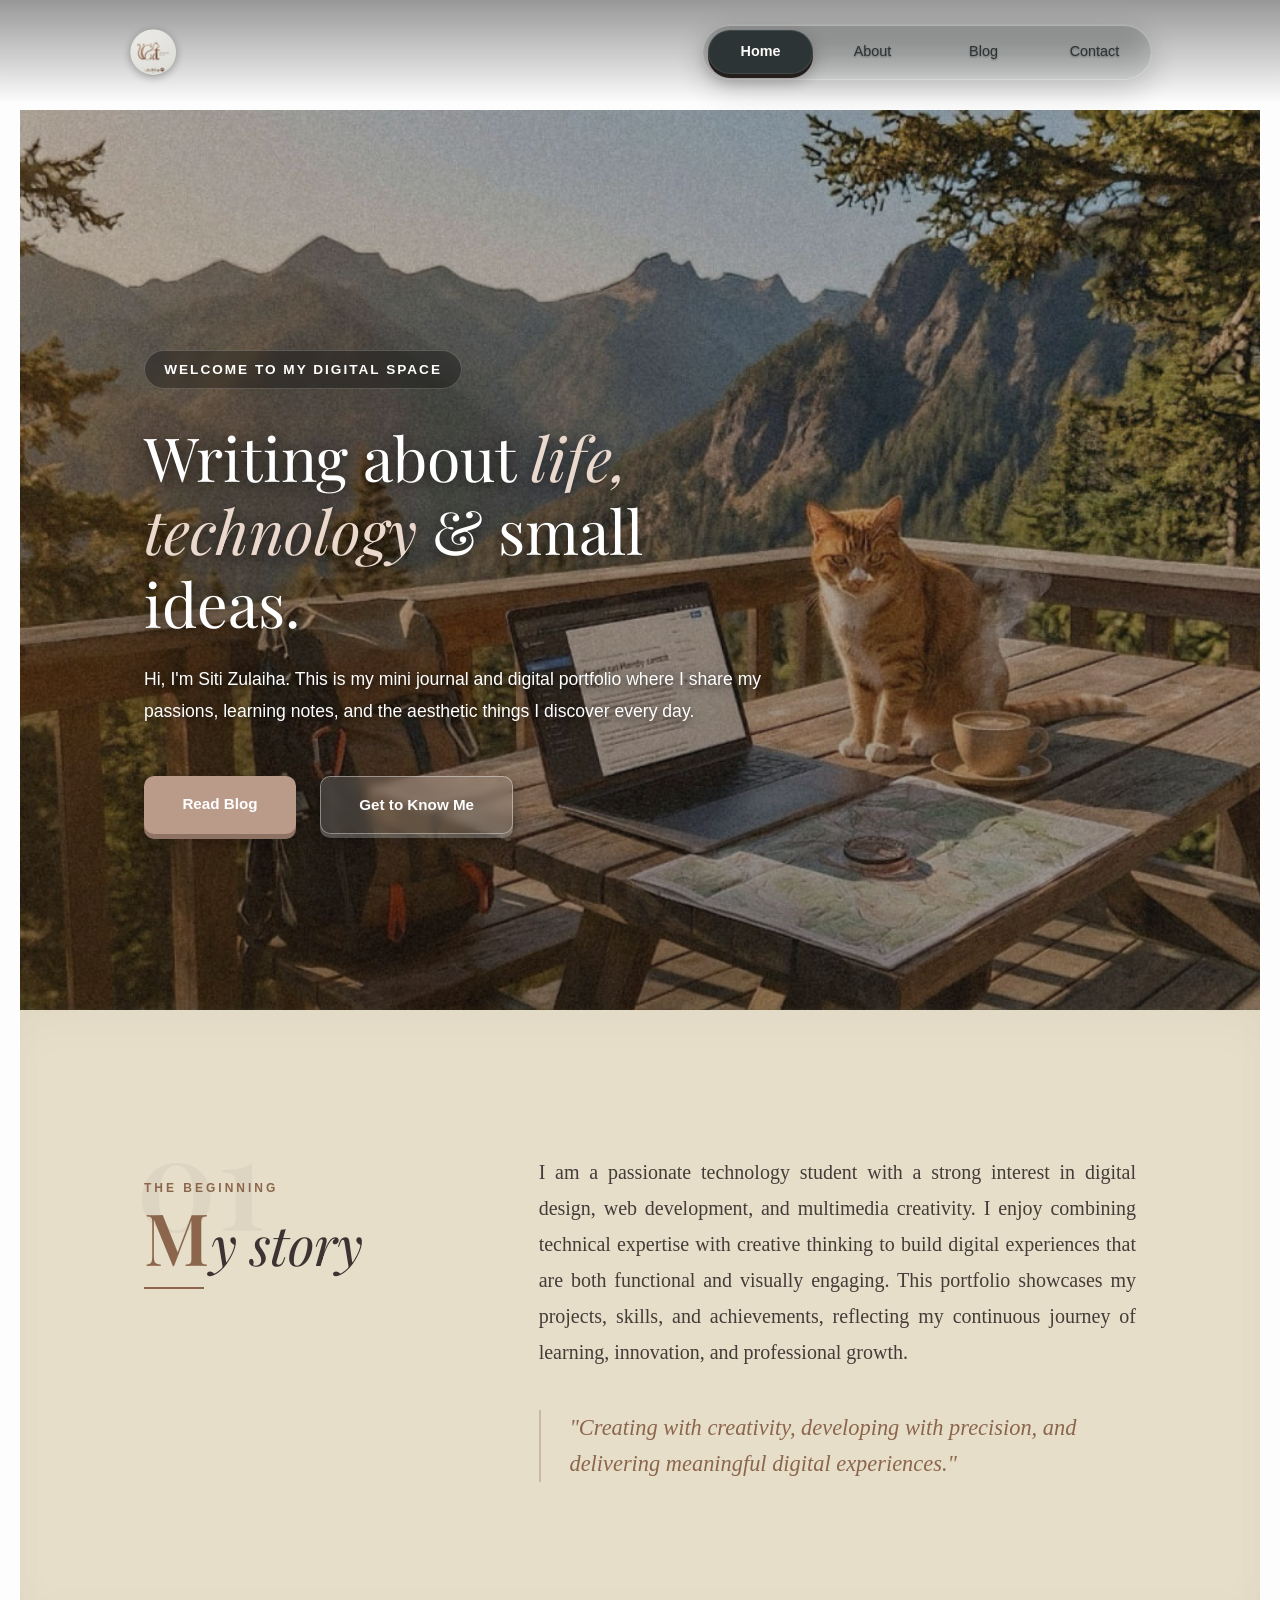
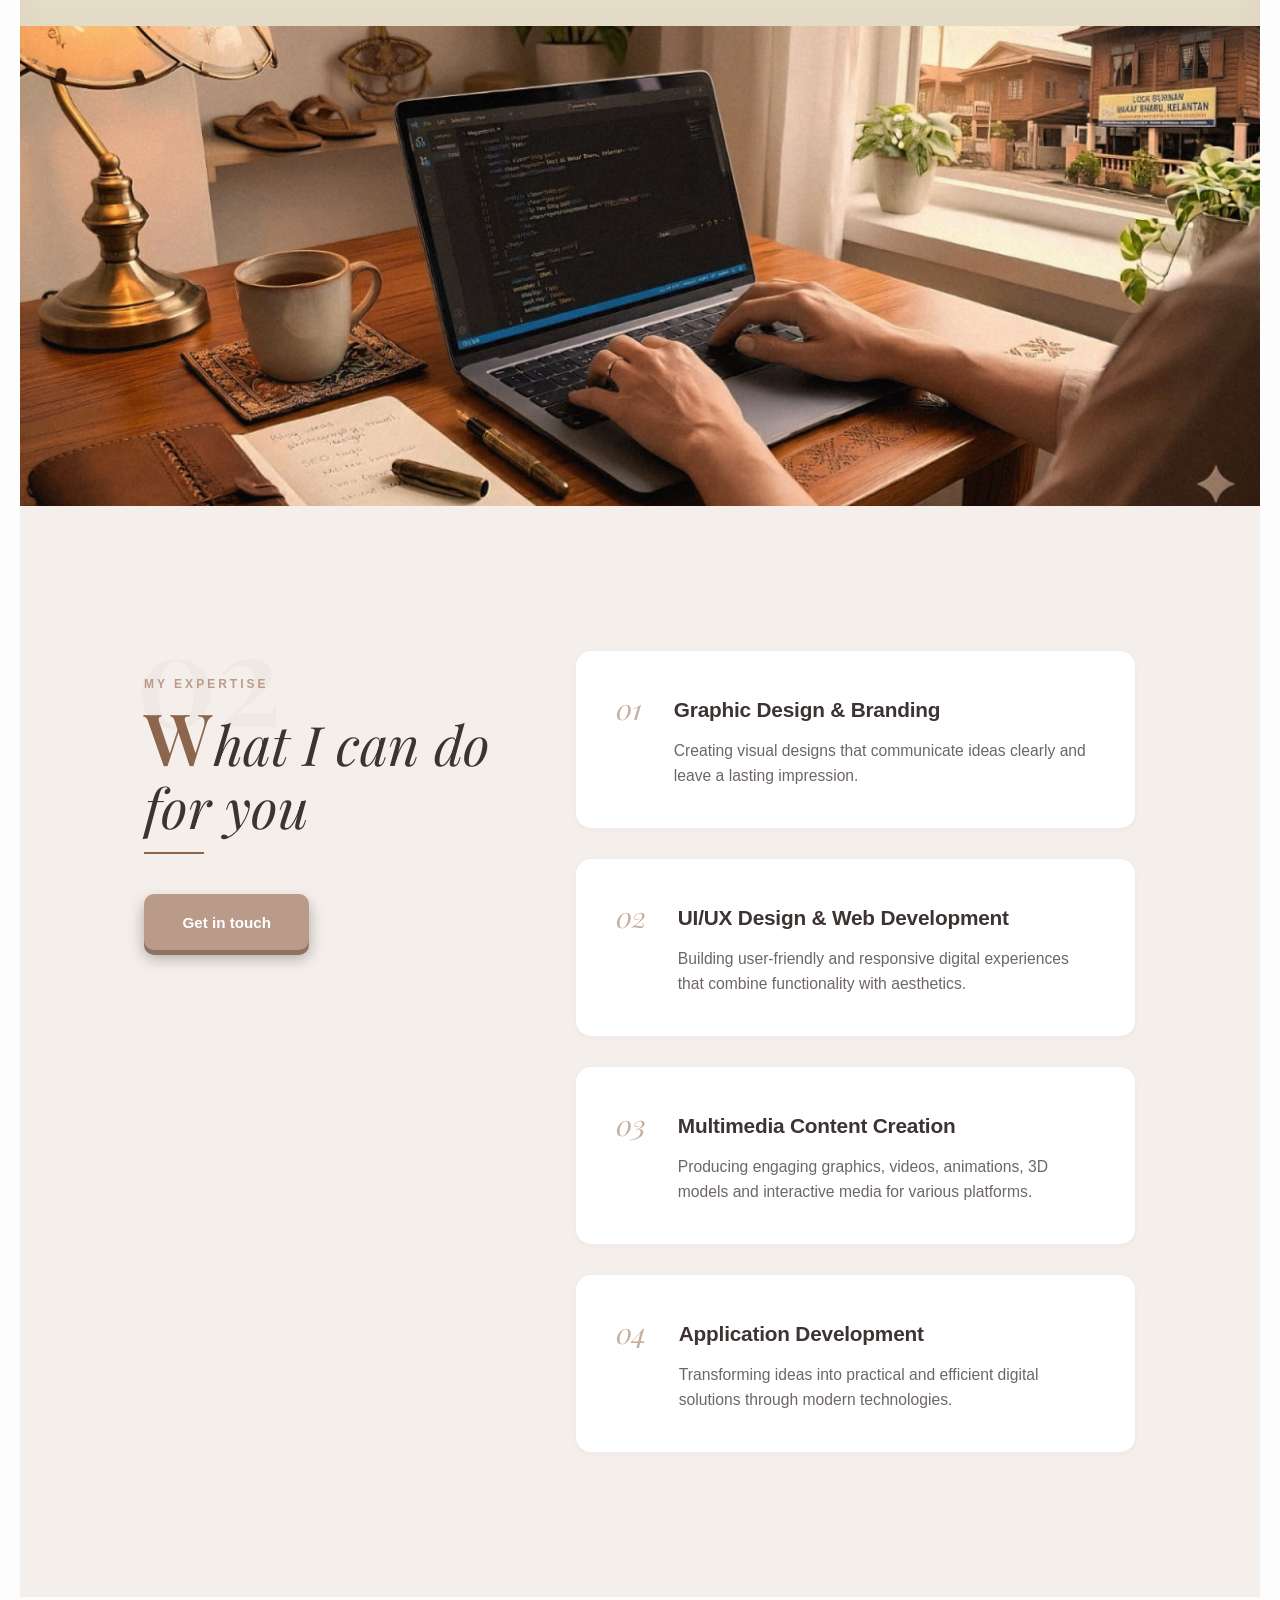
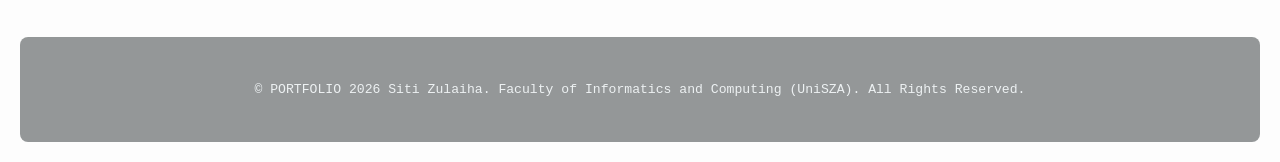
<file: index.html>
<!DOCTYPE html>
<html lang="en">
<head>
    <meta charset="UTF-8">
    <meta name="viewport" content="width=device-width, initial-scale=1.0">
    <title>Siti Zulaiha | Personal Blog</title>

    <link rel="icon" type="image/PNG" href="Logo Blog.PNG">

    <link rel="stylesheet" href="style.css">
    <link rel="preconnect" href="https://fonts.googleapis.com">
    <link rel="preconnect" href="https://fonts.gstatic.com" crossorigin>
    <link href="https://fonts.googleapis.com/css2?family=Plus+Jakarta+Sans:wght=300;400;600&family=Playfair+Display:ital,wght=0,400;0,600;1,400&display=swap" rel="stylesheet">
</head>
<body>

    <div class="hero-master-container">
        
        <header>
            <div class="logo-container">
                <img src="Logo Blog.PNG" alt="Ct Logo" class="blog-logo">
            </div>
            <nav class="glass-nav-container">
                <a href="index.html" class="nav-btn-3d active">Home</a>
                <a href="about.html" class="nav-btn-3d">About</a>
                <a href="blog.html" class="nav-btn-3d">Blog</a>
                <a href="contact.html" class="nav-btn-3d">Contact</a>
            </nav>
        </header>

        <main class="hero-content">
            <div class="hero-text-side">
                <p class="sub-title">Welcome to My Digital Space</p>
                <h1>Writing about <span>life, technology</span> & small ideas.</h1>
                <p class="description">
                    Hi, I'm Siti Zulaiha. This is my mini journal and digital portfolio where I share my passions, learning notes, and the aesthetic things I discover every day.
                </p>
                <div class="cta-buttons">
                    <a href="blog.html" class="btn-3d-primary">Read Blog</a>
                    <a href="about.html" class="btn-3d-secondary">Get to Know Me</a>
                </div>
            </div>
        </main>
        
    </div>

    <section class="story-section">
        <div class="story-container">
            <div class="story-title">
                <span class="story-watermark">01</span>
                <p class="story-subtitle-tag">The Beginning</p>
                <h2>My story</h2>
            </div>
            <div class="story-text">
                <p class="story-p-newroman">
                    I am a passionate technology student with a strong interest in digital design, web development, and multimedia creativity. I enjoy combining technical expertise with creative thinking to build digital experiences that are both functional and visually engaging. This portfolio showcases my projects, skills, and achievements, reflecting my continuous journey of learning, innovation, and professional growth.
                </p>
                <blockquote class="story-quote">
                    "Creating with creativity, developing with precision, and delivering meaningful digital experiences."
                </blockquote>
            </div>
        </div>
    </section>

    <div class="services-banner"></div>

    <section class="services-section">
        <div class="services-grid">
            
            <div class="services-left">
                <span class="services-watermark">02</span>
                <p class="services-tag">My Expertise</p>
                <h2>What I can do for you</h2>
                <div class="cta-bottom">
                    <a href="contact.html" class="btn-3d-primary">Get in touch</a>
                </div>
            </div>
            
            <div class="services-right">
                
                <div class="service-card">
                    <span class="service-num">01</span>
                    <div class="service-card-content">
                        <h3>Graphic Design & Branding</h3>
                        <p>Creating visual designs that communicate ideas clearly and leave a lasting impression.</p>
                    </div>
                </div>

                <div class="service-card">
                    <span class="service-num">02</span>
                    <div class="service-card-content">
                        <h3>UI/UX Design & Web Development</h3>
                        <p>Building user-friendly and responsive digital experiences that combine functionality with aesthetics.</p>
                    </div>
                </div>

                <div class="service-card">
                    <span class="service-num">03</span>
                    <div class="service-card-content">
                        <h3>Multimedia Content Creation</h3>
                        <p>Producing engaging graphics, videos, animations, 3D models and interactive media for various platforms.</p>
                    </div>
                </div>

                <div class="service-card">
                    <span class="service-num">04</span>
                    <div class="service-card-content">
                        <h3>Application Development</h3>
                        <p>Transforming ideas into practical and efficient digital solutions through modern technologies.</p>
                    </div>
                </div>

            </div>
        </div>
    </section>

    <footer>
        <p>&copy; PORTFOLIO 2026 Siti Zulaiha. Faculty of Informatics and Computing (UniSZA). All Rights Reserved.</p>
    </footer>

   
    <script>
   
        const audioPath = encodeURI('click.mp3');
        const clickAudio = new Audio('click.mp3');
        
       
        clickAudio.preload = 'auto';
        clickAudio.load();

        
        const targetSelectors = '.btn-3d-primary, .btn-3d-secondary, .nav-btn-3d';
        const buttons = document.querySelectorAll(targetSelectors);

        
        buttons.forEach(button => {
            button.addEventListener('click', (e) => {
              
                clickAudio.currentTime = 0; 
                let playPromise = clickAudio.play();
                
                if (playPromise !== undefined) {
                    playPromise.catch(error => {
                        console.log("Audio disekat! Sila klik latar belakang kosong dahulu.");
                    });
                }
            });
        });

       
        document.addEventListener('click', (e) => {
            const element = e.target;
            
            if (element.tagName === 'A') {
                const text = element.innerText.trim().toLowerCase();
                const allowedTexts = ['home', 'about', 'blog', 'contact', 'read blog', 'get to know me', 'get in touch'];
                
                if (allowedTexts.includes(text)) {
                    clickAudio.currentTime = 0;
                    clickAudio.play().catch(() => {});
                }
            }
        });
    </script>

</body>
</html>
</file>
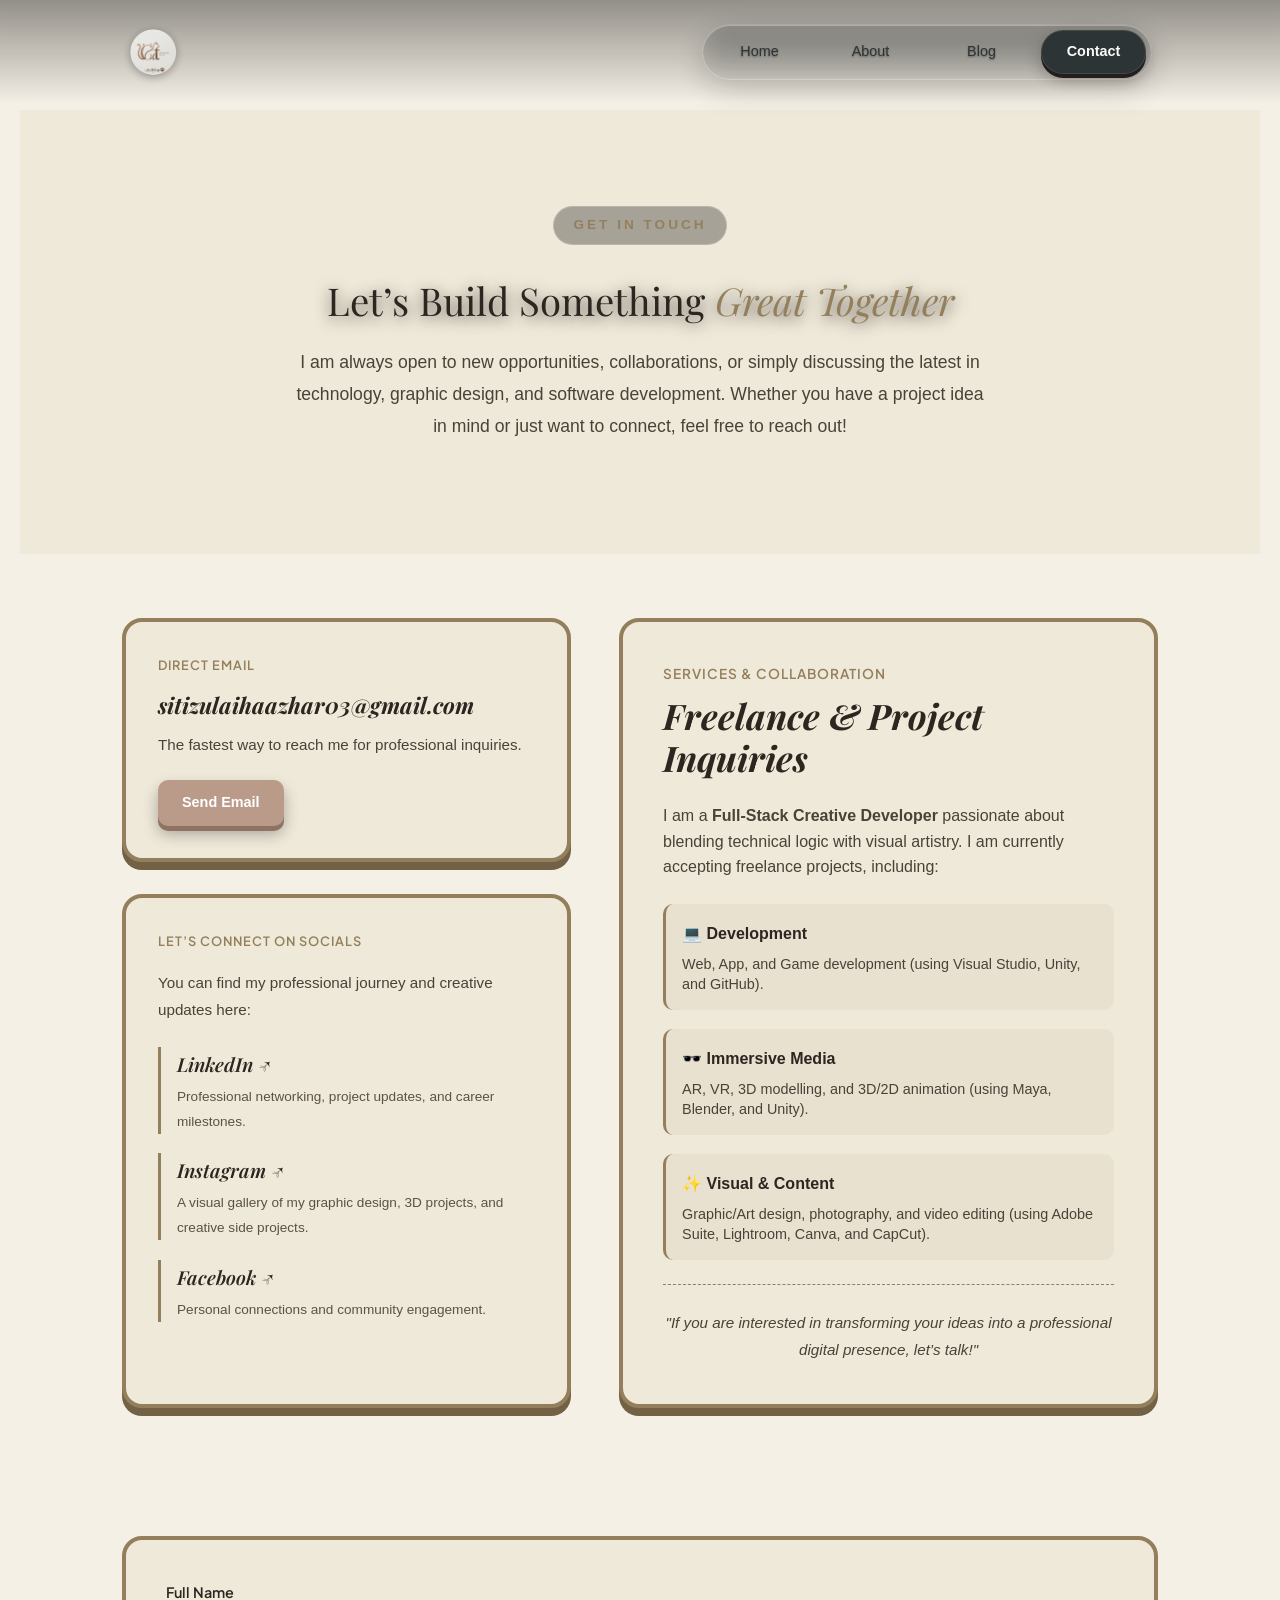
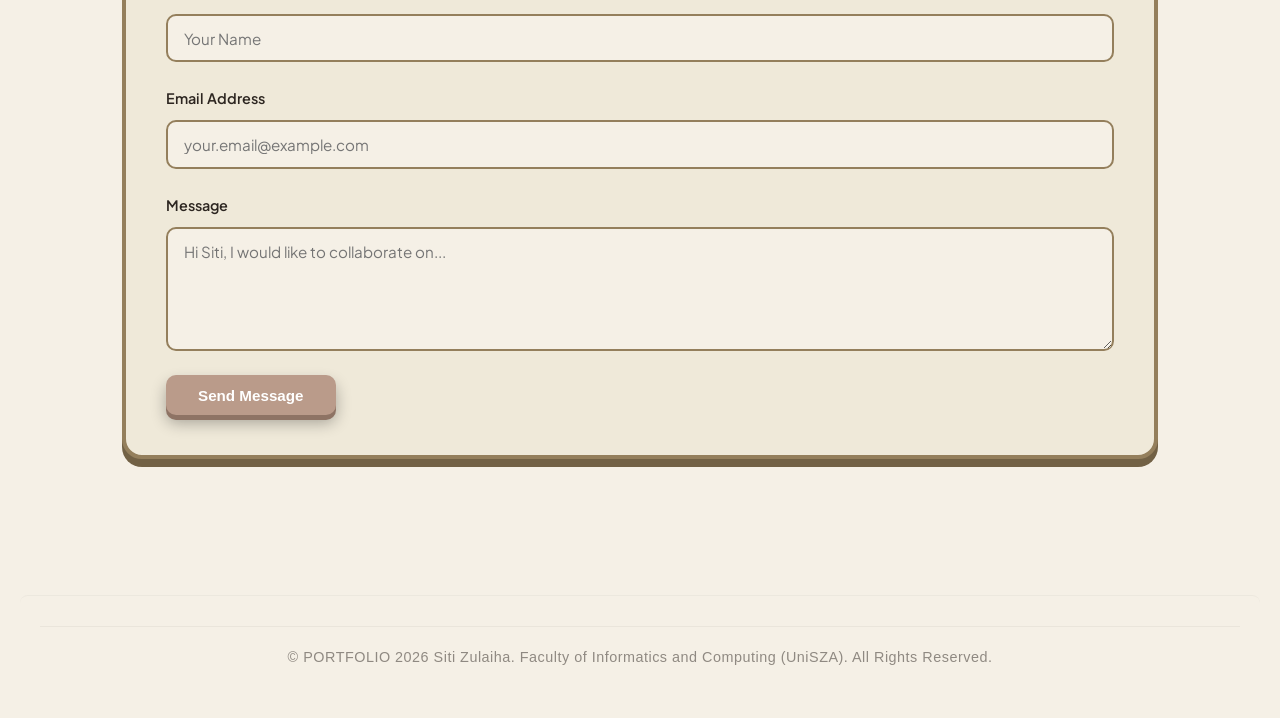
<file: contact.html>
<!DOCTYPE html>
<html lang="en">
<head>
    <meta charset="UTF-8">
    <meta name="viewport" content="width=device-width, initial-scale=1.0">
    <title>Contact | Siti Zulaiha</title>

    <link rel="icon" type="image/PNG" href="Logo Blog.PNG">

    <link rel="stylesheet" href="style.css">
    <link rel="preconnect" href="https://fonts.googleapis.com">
    <link rel="preconnect" href="https://fonts.gstatic.com" crossorigin>
    <link href="https://fonts.googleapis.com/css2?family=Plus+Jakarta+Sans:wght=300;400;600&family=Playfair+Display:ital,wght=0,400;0,600;1,400&display=swap" rel="stylesheet">
    <style>
     
        @media (max-width: 968px) {
            .contact-grid {
                grid-template-columns: 1fr !important;
                gap: 2rem !important;
                padding: 0 1rem;
            }
            .contact-hero {
                padding-top: 6rem !important;
            }
            .contact-title {
                font-size: 2.4rem !important;
            }
        }

       
        .form-container {
            max-width: 1100px;
            margin: 4rem auto 0 auto;
            background: #efe9d9;
            border: 4px solid #947f5c;
            border-radius: 20px;
            padding: 2.5rem;
            box-shadow: 0px 8px 0px #726145;
            box-sizing: border-box;
        }
        .form-group {
            margin-bottom: 1.5rem;
            display: flex;
            flex-direction: column;
            gap: 0.5rem;
            text-align: left;
        }
        .form-input {
            width: 100%;
            padding: 0.8rem 1rem;
            border: 2px solid #947f5c;
            border-radius: 10px;
            background-color: #F5F0E6;
            font-family: 'Plus Jakarta Sans', sans-serif;
            font-size: 0.95rem;
            color: #2c2520;
            box-sizing: border-box;
            transition: all 0.3s ease;
        }
        .form-input:focus {
            outline: none;
            background-color: #ffffff;
            box-shadow: 0 0 0 3px rgba(148, 127, 92, 0.2);
        }
        .error-message {
            color: #b13a3a;
            font-size: 0.8rem;
            font-weight: 600;
            display: none;
            margin-top: 0.2rem;
        }
        .form-input.invalid {
            border-color: #b13a3a;
            background-color: #fff5f5;
        }
        .success-banner {
            display: none;
            background-color: #d4edda;
            color: #155724;
            border: 2px solid #c3e6cb;
            padding: 1rem;
            border-radius: 10px;
            margin-bottom: 1.5rem;
            font-size: 0.95rem;
            font-weight: 600;
            text-align: center;
        }
    </style>
</head>
<body style="background-color: #F5F0E6;">

  
    <div class="hero-master-container" style="background-image: none !important; background-color: #EFE9D9; min-height: auto; padding-bottom: 3rem;">
        
        <header>
            <div class="logo-container">
                <img src="Logo Blog.PNG" alt="Ct Logo" class="blog-logo">
            </div>
            <nav class="glass-nav-container">
                <a href="index.html" class="nav-btn-3d">Home</a>
                <a href="about.html" class="nav-btn-3d">About</a>
                <a href="blog.html" class="nav-btn-3d">Blog</a>
                <a href="contact.html" class="nav-btn-3d active">Contact</a>
            </nav>
        </header>

        <main class="hero-content contact-hero" style="padding-top: 12rem; background: none;">
            <div class="hero-text-side" style="max-width: 850px; margin: 0 auto; text-align: center;">
                <p class="sub-title" style="letter-spacing: 3px; color: #947f5c; font-weight: 600;">GET IN TOUCH</p>
                <h1 class="contact-title" style="font-family: var(--font-serif); font-size: 3.4rem; line-height: 1.2; color: #2c2520;">Let’s Build Something <span style="color: #947f5c;">Great Together</span></h1>
                <p class="description" style="margin: 1.5rem auto 0 auto; max-width: 700px; color: #4a4238; text-shadow: none;">
                    I am always open to new opportunities, collaborations, or simply discussing the latest in technology, graphic design, and software development. Whether you have a project idea in mind or just want to connect, feel free to reach out!
                </p>
            </div>
        </main>
        
    </div>

   
    <section style="padding: 4rem 0 2rem 0; background-color: #F5F0E6;">
        <div class="contact-grid" style="max-width: 1100px; margin: 0 auto; display: grid; grid-template-columns: 1fr 1.2fr; gap: 3rem; padding: 0 2rem; align-items: stretch;">
            
           
            <div style="display: flex; flex-direction: column; gap: 2rem;">
                
          
                <div style="background: #efe9d9; border: 4px solid #947f5c; border-radius: 20px; padding: 2rem; box-shadow: 0px 8px 0px #726145;">
                    <p style="font-family: var(--font-sans); font-size: 0.8rem; color: #947f5c; font-weight: 600; text-transform: uppercase; letter-spacing: 1px; margin-bottom: 0.5rem;">Direct Email</p>
                    <h3 style="font-family: var(--font-serif); font-size: 1.4rem; color: #2c2520; margin-bottom: 0.5rem; font-style: italic;">sitizulaihaazhar03@gmail.com</h3>
                    <p style="font-size: 0.95rem; line-height: 1.5; color: #4a4238;">The fastest way to reach me for professional inquiries.</p>
                    <div style="margin-top: 1.5rem;">
                        <a href="mailto:sitizulaihaazhar03@gmail.com" class="btn-3d-primary" style="padding: 0.6rem 1.5rem; font-size: 0.9rem;">Send Email</a>
                    </div>
                </div>

                
                <div style="background: #efe9d9; border: 4px solid #947f5c; border-radius: 20px; padding: 2rem; box-shadow: 0px 8px 0px #726145; flex: 1; display: flex; flex-direction: column;">
                    <p style="font-family: var(--font-sans); font-size: 0.8rem; color: #947f5c; font-weight: 600; text-transform: uppercase; letter-spacing: 1px; margin-bottom: 1rem;">Let’s Connect on Socials</p>
                    <p style="font-size: 0.95rem; color: #4a4238; margin-bottom: 1.5rem;">You can find my professional journey and creative updates here:</p>
                    
                    <ul style="list-style: none; display: flex; flex-direction: column; gap: 1.2rem; margin: 0; padding: 0;">
                        <li style="border-left: 3px solid #947f5c; padding-left: 1rem;">
                            <a href="https://www.linkedin.com/in/siti-zulaiha1006" target="_blank" class="nav-link-style" style="font-family: var(--font-serif); font-size: 1.2rem; font-weight: 600; color: #2c2520; text-decoration: none; display: inline-block; font-style: italic;">LinkedIn ↗</a>
                            <p style="font-size: 0.85rem; color: #5c5245; margin-top: 0.2rem;">Professional networking, project updates, and career milestones.</p>
                        </li>
                        <li style="border-left: 3px solid #947f5c; padding-left: 1rem;">
                            <a href="https://www.instagram.com/ctthealang/#" target="_blank" class="nav-link-style" style="font-family: var(--font-serif); font-size: 1.2rem; font-weight: 600; color: #2c2520; text-decoration: none; display: inline-block; font-style: italic;">Instagram ↗</a>
                            <p style="font-size: 0.85rem; color: #5c5245; margin-top: 0.2rem;">A visual gallery of my graphic design, 3D projects, and creative side projects.</p>
                        </li>
                        <li style="border-left: 3px solid #947f5c; padding-left: 1rem;">
                            <a href="https://www.facebook.com/ctzlyha03" target="_blank" class="nav-link-style" style="font-family: var(--font-serif); font-size: 1.2rem; font-weight: 600; color: #2c2520; text-decoration: none; display: inline-block; font-style: italic;">Facebook ↗</a>
                            <p style="font-size: 0.85rem; color: #5c5245; margin-top: 0.2rem;">Personal connections and community engagement.</p>
                        </li>
                    </ul>
                </div>

            </div>

           
            <div style="background: #efe9d9; border: 4px solid #947f5c; border-radius: 20px; padding: 2.5rem; box-shadow: 0px 8px 0px #726145; display: flex; flex-direction: column; justify-content: space-between;">
                <div>
                    <p style="font-family: var(--font-sans); font-size: 0.85rem; color: #947f5c; font-weight: 600; text-transform: uppercase; letter-spacing: 1px; margin-bottom: 0.5rem;">Services & Collaboration</p>
                    <h2 style="font-family: var(--font-serif); font-size: 2.2rem; color: #2c2520; margin-bottom: 1.5rem; line-height: 1.2; font-style: italic;">Freelance & Project Inquiries</h2>
                    
                    <p style="font-size: 1rem; line-height: 1.6; color: #4a4238; margin-bottom: 1.5rem;">
                        I am a <strong>Full-Stack Creative Developer</strong> passionate about blending technical logic with visual artistry. I am currently accepting freelance projects, including:
                    </p>

                    <div style="display: flex; flex-direction: column; gap: 1.2rem; margin-bottom: 1.5rem;">
                        <div style="background: rgba(148, 127, 92, 0.08); padding: 1rem; border-radius: 10px; border-left: 3px solid #947f5c;">
                            <h4 style="font-size: 1rem; color: #2c2520; margin-bottom: 0.3rem; font-weight: 600;">💻 Development</h4>
                            <p style="font-size: 0.9rem; color: #4a4238; line-height: 1.4;">Web, App, and Game development (using Visual Studio, Unity, and GitHub).</p>
                        </div>
                        <div style="background: rgba(148, 127, 92, 0.08); padding: 1rem; border-radius: 10px; border-left: 3px solid #947f5c;">
                            <h4 style="font-size: 1rem; color: #2c2520; margin-bottom: 0.3rem; font-weight: 600;">🕶️ Immersive Media</h4>
                            <p style="font-size: 0.9rem; color: #4a4238; line-height: 1.4;">AR, VR, 3D modelling, and 3D/2D animation (using Maya, Blender, and Unity).</p>
                        </div>
                        <div style="background: rgba(148, 127, 92, 0.08); padding: 1rem; border-radius: 10px; border-left: 3px solid #947f5c;">
                            <h4 style="font-size: 1rem; color: #2c2520; margin-bottom: 0.3rem; font-weight: 600;">✨ Visual & Content</h4>
                            <p style="font-size: 0.9rem; color: #4a4238; line-height: 1.4;">Graphic/Art design, photography, and video editing (using Adobe Suite, Lightroom, Canva, and CapCut).</p>
                        </div>
                    </div>
                </div>

                <div style="padding-top: 1.5rem; border-top: 1px dashed #947f5c; font-size: 0.95rem; color: #4a4238; font-style: italic; text-align: center;">
                    "If you are interested in transforming your ideas into a professional digital presence, let’s talk!"
                </div>
            </div>

        </div>
    </section>

   
    <section style="padding: 2rem 0 6rem 0; background-color: #F5F0E6;">
        <div style="max-width: 1100px; margin: 0 auto; padding: 0 2rem;">
            <div class="form-container">
                <div id="successBanner" class="success-banner">
                    Thank you! Your message has been sent successfully. ✨
                </div>

                <form id="contactForm" novalidate>
                    <div class="form-group">
                        <label for="formName" style="font-family: 'Plus Jakarta Sans', sans-serif; font-size: 0.9rem; font-weight: 600; color: #2c2520;">Full Name</label>
                        <input type="text" id="formName" class="form-input" placeholder="Your Name">
                        <span id="nameError" class="error-message">Please enter your full name.</span>
                    </div>

                    <div class="form-group">
                        <label for="formEmail" style="font-family: 'Plus Jakarta Sans', sans-serif; font-size: 0.9rem; font-weight: 600; color: #2c2520;">Email Address</label>
                        <input type="email" id="formEmail" class="form-input" placeholder="your.email@example.com">
                        <span id="emailError" class="error-message">Please enter a valid email address.</span>
                    </div>

                    <div class="form-group">
                        <label for="formMessage" style="font-family: 'Plus Jakarta Sans', sans-serif; font-size: 0.9rem; font-weight: 600; color: #2c2520;">Message</label>
                        <textarea id="formMessage" class="form-input" rows="5" placeholder="Hi Siti, I would like to collaborate on..." style="resize: vertical;"></textarea>
                        <span id="messageError" class="error-message">Message section cannot be empty.</span>
                    </div>

                    <div style="margin-top: 1.5rem; text-align: left;">
                        <button type="submit" class="btn-3d-primary" style="padding: 0.7rem 2rem; font-size: 0.95rem; border: none; cursor: pointer;">Send Message</button>
                    </div>
                </form>
            </div>
        </div>
    </section>

    <footer style="width: 100%; text-align: center; padding: 30px 20px; box-sizing: border-box; background: transparent;">
        <div style="width: 100%; max-width: 1200px; height: 1px; background-color: rgba(44, 37, 32, 0.1); margin: 0 auto 20px auto;"></div>
        <p style="font-family: 'Montserrat', sans-serif; font-size: 0.9rem; color: #2c2520; font-weight: 500; margin: 0; letter-spacing: 0.5px; line-height: 1.5;">
            &copy; PORTFOLIO 2026 Siti Zulaiha. Faculty of Informatics and Computing (UniSZA). All Rights Reserved.
        </p>
    </footer>

    
    <script>
        const audioPath = encodeURI('click.mp3');
        const clickAudio = new Audio('click.mp3');
        
        clickAudio.preload = 'auto';
        clickAudio.load();

        const targetSelectors = '.btn-3d-primary, .btn-3d-secondary, .nav-btn-3d, .nav-link-style, button[type="submit"]';
        const buttons = document.querySelectorAll(targetSelectors);

        buttons.forEach(button => {
            button.addEventListener('click', (e) => {
                clickAudio.currentTime = 0; 
                let playPromise = clickAudio.play();
                
                if (playPromise !== undefined) {
                    playPromise.catch(error => {
                        console.log("Audio disekat!");
                    });
                }
            });
        });

        document.addEventListener('click', (e) => {
            const element = e.target;
            if (element.tagName === 'A' || element.tagName === 'BUTTON') {
                const text = element.innerText.trim().toLowerCase();
                const allowedTexts = ['home', 'about', 'blog', 'contact', 'send email', 'send message', 'linkedin ↗', 'instagram ↗', 'facebook ↗'];
                
                if (allowedTexts.includes(text)) {
                    clickAudio.currentTime = 0;
                    clickAudio.play().catch(() => {});
                }
            }
        });

       
        const contactForm = document.getElementById('contactForm');
        const formName = document.getElementById('formName');
        const formEmail = document.getElementById('formEmail');
        const formMessage = document.getElementById('formMessage');

        const nameError = document.getElementById('nameError');
        const emailError = document.getElementById('emailError');
        const messageError = document.getElementById('messageError');
        const successBanner = document.getElementById('successBanner');

        contactForm.addEventListener('submit', function(e) {
            e.preventDefault(); 
            
            let isFormValid = true;

           
            if (formName.value.trim() === "") {
                formName.classList.add('invalid');
                nameError.style.display = 'block';
                isFormValid = false;
            } else {
                formName.classList.remove('invalid');
                nameError.style.display = 'none';
            }

          
            const emailPattern = /^[^\s@]+@[^\s@]+\.[^\s@]+$/;
            if (!emailPattern.test(formEmail.value.trim())) {
                formEmail.classList.add('invalid');
                emailError.style.display = 'block';
                isFormValid = false;
            } else {
                formEmail.classList.remove('invalid');
                emailError.style.display = 'none';
            }

            
            if (formMessage.value.trim() === "") {
                formMessage.classList.add('invalid');
                messageError.style.display = 'block';
                isFormValid = false;
            } else {
                formMessage.classList.remove('invalid');
                messageError.style.display = 'none';
            }

           
            if (isFormValid) {
                successBanner.style.display = 'block';
                contactForm.reset();
                
                setTimeout(() => {
                    successBanner.style.display = 'none';
                }, 4000);
            }
        });
    </script>
    <script>
document.getElementById('contactForm').addEventListener('submit', function(event) {
   
    event.preventDefault(); 
    
    
    alert("Thank you! Your message has been received.");
    
    
    this.reset();
});
</script>

</body>
</html>
</file>
<file: style.css>
:root {
    --bg-color: #FDFBF9;       
    --text-color: #3D3332;     
    --accent-color: #BA9B8A;   
    --accent-shadow: #8E7364;  
    --font-serif: 'Playfair Display', Georgia, serif;
    --font-sans: 'Plus Jakarta Sans', sans-serif;
    --story-bg: #E6DEC9;       
}

* {
    margin: 0;
    padding: 0;
    box-sizing: border-box;
}

html {
    scroll-behavior: smooth;
}

body {
    background-color: var(--bg-color);
    color: var(--text-color);
    font-family: var(--font-sans);
    line-height: 1.7;
    -webkit-font-smoothing: antialiased;
}


.hero-master-container {
    position: relative;
    width: 100%;
    min-height: 100vh; 
    background-image: linear-gradient(rgba(0, 0, 0, 0.25), rgba(0, 0, 0, 0.35)), url('Wallpaper Homepage.jpg');
    background-size: cover;
    background-position: center;
    background-repeat: no-repeat;
    display: flex;
    flex-direction: column;
}


header {
    display: flex;
    justify-content: space-between;
    align-items: center;
    padding: 1.5rem 10%;
    width: 100%;
    position: fixed;            
    top: 0;
    left: 0;
    z-index: 1000;              
    background: linear-gradient(to bottom, rgba(0,0,0,0.4) 0%, rgba(0,0,0,0) 100%);
    backdrop-filter: blur(2px);
    -webkit-backdrop-filter: blur(2px);
}

.logo-container {
    display: flex;
    align-items: center;
}

.blog-logo {
    height: 50px;              
    width: auto;
    object-fit: contain;
    filter: drop-shadow(0px 2px 4px rgba(0,0,0,0.3)); 
}

.glass-nav-container {
    display: flex;
    gap: 0.5rem;
    background: rgba(255, 255, 255, 0.12); 
    padding: 0.5rem;
    border-radius: 100px;
    backdrop-filter: blur(15px);
    -webkit-backdrop-filter: blur(15px);
    border: 1px solid rgba(255, 255, 255, 0.25);
    box-shadow: 0 8px 32px rgba(0, 0, 0, 0.2),
                inset 0 1px 0 rgba(255, 255, 255, 0.3);
}

.nav-btn-3d {
    text-decoration: none;
    color: #FFFFFF; 
    font-weight: 600;
    font-size: 0.95rem;
    padding: 0.7rem 1.6rem;
    border-radius: 100px;
    position: relative;
    text-shadow: 0 1px 2px rgba(0, 0, 0, 0.4);
    background-color: transparent;
    transition: all 0.35s cubic-bezier(0.34, 1.56, 0.64, 1); 
}

.nav-btn-3d.active {
    color: #FDFBF9 !important;          
    background-color: #3D3332;          
    text-shadow: none;
    font-weight: 700;
    border: 1px solid rgba(255, 255, 255, 0.1);
    box-shadow: 0px 4px 0px #241E1D, 
                0px 6px 15px rgba(61, 51, 50, 0.4); 
}

.nav-btn-3d:hover {
    color: #FFFFFF !important;
    background-color: var(--accent-color); 
    text-shadow: none;
    transform: translateY(-3px) scale(1.08); 
    box-shadow: 0px 8px 20px rgba(186, 155, 138, 0.4), 
                0px 4px 0px var(--accent-shadow); 
}

.nav-btn-3d.active:hover {
    background-color: #524544; 
    transform: translateY(-3px) scale(1.08); 
    box-shadow: 0px 8px 20px rgba(61, 51, 50, 0.35), 
                0px 4px 0px #241E1D;
}

.nav-btn-3d:active, .nav-btn-3d.active:active {
    transform: translateY(4px) scale(0.92) !important;
    box-shadow: 0px 0px 0px transparent !important;
    transition: all 0.05s ease !important; 
}


.hero-content {
    flex: 1;
    display: flex;
    align-items: center;
    padding: 8rem 10% 4rem 10%; 
    position: relative;
    z-index: 5;
}

.hero-text-side {
    max-width: 650px;
}

.sub-title {
    font-size: 0.85rem;
    text-transform: uppercase;
    letter-spacing: 2px;
    color: #FFFFFF;            
    font-weight: 600;          
    background-color: rgba(0, 0, 0, 0.3); 
    padding: 0.4rem 1.2rem;
    border-radius: 50px;       
    margin-bottom: 2rem;
    display: inline-block;
    backdrop-filter: blur(4px);
    border: 1px solid rgba(255, 255, 255, 0.2);
}

.hero-text-side h1 {
    font-family: var(--font-serif);
    font-size: 3.8rem;
    font-weight: 400;
    line-height: 1.2;
    margin-bottom: 1.5rem;
    color: #FFFFFF; 
    text-shadow: 0 3px 15px rgba(0, 0, 0, 0.7); 
}

.hero-text-side h1 span {
    font-style: italic;
    color: #EAD8CD; 
}

.description {
    font-size: 1.1rem;
    font-weight: 400;
    margin-bottom: 3rem;
    color: #FFFFFF;
    text-shadow: 0 2px 8px rgba(0, 0, 0, 0.7);
}


.cta-buttons {
    display: flex;
    gap: 1.5rem;
}

.btn-3d-primary {
    text-decoration: none;
    display: inline-block;
    background-color: var(--accent-color);
    color: #FFFFFF;
    padding: 0.9rem 2.4rem;
    border-radius: 10px;
    font-size: 0.95rem;
    font-weight: 600;
    border: none;
    position: relative;
    cursor: pointer;
    transition: all 0.15s cubic-bezier(0.25, 0.8, 0.25, 1);
    box-shadow: 0px 5px 0px var(--accent-shadow), 
                0px 8px 15px rgba(0, 0, 0, 0.3);
}

.btn-3d-primary:hover {
    transform: translateY(-2px); 
    background-color: #C6A796;   
    box-shadow: 0px 7px 0px var(--accent-shadow), 
                0px 12px 20px rgba(0, 0, 0, 0.35);
}

.btn-3d-primary:active {
    transform: translateY(6px) scale(0.95) !important;
    box-shadow: 0px 1px 0px var(--accent-shadow), 
                0px 2px 4px rgba(0, 0, 0, 0.2) !important;
    transition: all 0.05s ease !important;
}

.btn-3d-secondary {
    text-decoration: none;
    display: inline-block;
    background-color: rgba(255, 255, 255, 0.15);
    color: #FFFFFF;
    padding: 0.9rem 2.4rem;
    border-radius: 10px;
    font-size: 0.95rem;
    font-weight: 600;
    cursor: pointer;
    backdrop-filter: blur(4px);
    transition: all 0.15s cubic-bezier(0.25, 0.8, 0.25, 1);
    border: 1px solid rgba(255, 255, 255, 0.4);
    box-shadow: 0px 4px 0px rgba(255, 255, 255, 0.25), 
                0px 8px 15px rgba(0, 0, 0, 0.3);
}

.btn-3d-secondary:hover {
    transform: translateY(-2px);
    background-color: rgba(255, 255, 255, 0.25);
    border-color: rgba(255, 255, 255, 0.6);
    box-shadow: 0px 6px 0px rgba(255, 255, 255, 0.35), 
                0px 12px 20px rgba(0, 0, 0, 0.35);
}

.btn-3d-secondary:active {
    transform: translateY(5px) scale(0.95) !important;
    box-shadow: 0px 1px 0px rgba(255, 255, 255, 0.15), 
                0px 2px 4px rgba(0, 0, 0, 0.2) !important;
    transition: all 0.05s ease !important;
}


.story-section {
    padding: 9rem 10%;
    background-color: var(--story-bg); 
    box-shadow: inset 0 20px 40px rgba(0, 0, 0, 0.02), 
                inset 0 -20px 40px rgba(0, 0, 0, 0.02);
}

.story-container {
    display: grid;
    grid-template-columns: 1fr 2fr;
    gap: 6rem;
    max-width: 1100px;
    margin: 0 auto;
    align-items: flex-start;
}

.story-title {
    position: relative;
    padding-top: 1.5rem;
}

.story-watermark {
    font-family: var(--font-serif);
    font-size: 8rem;
    font-weight: 600;
    color: rgba(61, 51, 50, 0.05); 
    position: absolute;
    top: -2.5rem;
    left: -0.5rem;
    line-height: 1;
    z-index: 1;
    user-select: none;
}

.story-subtitle-tag {
    font-size: 0.75rem;
    text-transform: uppercase;
    letter-spacing: 3px;
    color: #8C664C;
    font-weight: 600;
    margin-bottom: 0.5rem;
    position: relative;
    z-index: 2;
}

.story-title h2 {
    font-family: var(--font-serif);
    font-size: 3.4rem;
    font-weight: 400;
    font-style: italic;
    color: var(--text-color); 
    line-height: 1.1;
    letter-spacing: -0.5px;
    position: relative;
    z-index: 2;
    padding-bottom: 1rem;
    display: inline-block;
}

.story-title h2::after {
    content: '';
    position: absolute;
    bottom: 0;
    left: 0;
    width: 60px;
    height: 2px;
    background-color: #8C664C;
}

.story-title h2::first-letter {
    font-size: 4.5rem;
    font-weight: 600;
    color: #8C664C;
    font-style: normal;
    padding-right: 2px;
    line-height: 0.8;
}

.story-p-newroman {
    font-family: 'Times New Roman', Times, serif;
    font-size: 1.25rem; 
    color: var(--text-color); 
    line-height: 1.8;
    margin-bottom: 2.5rem;
    text-align: justify; 
    opacity: 0.95;
}

.story-quote {
    font-family: 'Times New Roman', Times, serif;
    font-size: 1.4rem;
    font-style: italic;
    color: #8C664C; 
    border-left: 2px solid rgba(140, 102, 76, 0.3); 
    padding-left: 1.8rem;
    line-height: 1.6;
}

.services-banner {
    width: 100%;
    height: 480px; 
    background-image: url('Image Homepage.jpg');
    background-size: cover;
    background-position: center;
    background-repeat: no-repeat;
}


.services-section {
    padding: 9rem 10%;
    background-color: #F5EFEB; 
}

.services-grid {
    display: grid;
    grid-template-columns: 1fr 1.6fr;
    gap: 5rem;
    max-width: 1200px;
    margin: 0 auto;
    align-items: flex-start;
}

.services-left {
    position: relative;
    padding-top: 1.5rem;
}

.services-watermark {
    font-family: var(--font-serif);
    font-size: 8rem;
    font-weight: 600;
    color: rgba(90, 75, 74, 0.04); 
    position: absolute;
    top: -2.5rem;
    left: -0.5rem;
    line-height: 1;
    z-index: 1;
    user-select: none;
}

.services-tag {
    font-size: 0.75rem;
    text-transform: uppercase;
    letter-spacing: 3px;
    color: var(--accent-color);
    font-weight: 600;
    margin-bottom: 0.8rem;
    position: relative;
    z-index: 2;
}

.services-left h2 {
    font-family: var(--font-serif);
    font-size: 3.4rem;
    font-weight: 400;
    font-style: italic;
    color: var(--text-color);
    line-height: 1.15;
    margin-bottom: 2.5rem;
    position: relative;
    z-index: 2;
    padding-bottom: 1rem;
    display: inline-block;
}

.services-left h2::after {
    content: '';
    position: absolute;
    bottom: 0;
    left: 0;
    width: 60px;
    height: 2px;
    background-color: #8C664C;
}

.services-left h2::first-letter {
    font-size: 4.5rem;
    font-weight: 600;
    color: #8C664C;
    font-style: normal;
    padding-right: 2px;
    line-height: 0.8;
}

.services-right {
    display: flex;
    flex-direction: column;
    gap: 1.8rem;
}

.service-card {
    background: #FFFFFF;
    border: 1px solid rgba(90, 75, 74, 0.1);
    padding: 2.5rem;
    border-radius: 16px;
    display: flex;
    gap: 2rem;
    align-items: flex-start;
    cursor: pointer;              
    position: relative;
    transform: translateY(0);
    transition: transform 0.3s cubic-bezier(0.34, 1.56, 0.64, 1), background-color 0.3s ease, border-color 0.3s ease, box-shadow 0.3s cubic-bezier(0.34, 1.56, 0.64, 1);
    box-shadow: 0px 2px 4px rgba(90, 75, 74, 0.04);
}

.service-card:hover {
    background-color: #3D3332;         
    border-color: #241E1D;             
    transform: translateY(-8px); 
    box-shadow: 0px 8px 0px #241E1D, 0px 15px 25px rgba(61, 51, 50, 0.25);
}

.service-num {
    font-family: var(--font-serif);
    font-size: 1.8rem;
    font-style: italic;
    font-weight: 400;
    color: var(--accent-color);
    opacity: 0.8;
    line-height: 1;
    padding-top: 0.2rem;
    transition: all 0.3s ease;
}

.service-card:hover .service-num {
    opacity: 1;
    transform: scale(1.1);
}

.service-card-content h3 {
    font-size: 1.3rem;
    font-weight: 600;
    color: var(--text-color);
    margin-bottom: 0.6rem;
    letter-spacing: -0.2px;
    transition: color 0.3s ease;
}

.service-card:hover .service-card-content h3 {
    color: #FFFFFF;
}

.service-card-content p {
    font-size: 0.98rem;
    color: var(--text-color);
    opacity: 0.75;
    line-height: 1.6;
    transition: color 0.3s ease;
}

.service-card:hover .service-card-content p {
    color: #FDFBF9;
    opacity: 0.9;
}

.service-card:active {
    transform: translateY(4px) !important;
    box-shadow: 0px 2px 0px #241E1D, 0px 4px 10px rgba(61, 51, 50, 0.2) !important;
    transition: all 0.05s ease !important;
}


@media (max-width: 968px) {
    .hero-content {
        padding-top: 12rem; 
        text-align: center;
    }
    .services-banner {
        height: 300px; 
    }
    .story-container, .services-grid {
        grid-template-columns: 1fr;
        gap: 4rem;
        text-align: center;
    }
    .services-left {
        position: static;
    }
    header {
        position: static; 
        flex-direction: column;
        gap: 1.5rem;
        padding: 2rem 5%;
        background: none;
    }
    .glass-nav-container {
        border-radius: 20px;
        flex-direction: column;
        width: 100%;
        padding: 0.5rem;
        gap: 0.2rem;
    }
    .nav-btn-3d {
        text-align: center;
        width: 100%;
    }
    .hero-text-side h1, .story-title h2, .services-left h2 {
        font-size: 2.6rem;
    }
    .story-watermark, .services-watermark {
        left: 50%;
        transform: translateX(-50%);
        top: -1.5rem;
    }
    .story-title h2::after, .services-left h2::after {
        left: 50%;
        transform: translateX(-50%);
    }
    .service-card {
        flex-direction: column;
        align-items: center;
        text-align: center;
        padding: 2rem;
        gap: 1rem;
    }
    .cta-buttons, .cta-bottom {
        display: flex;
        justify-content: center;
    }
    .story-p-newroman {
        text-align: center;
    }
    .story-quote {
        border-left: none;
        border-top: 2px solid rgba(140, 102, 76, 0.2);
        padding-left: 0;
        padding-top: 1.5rem;
    }
   
    .editorial-poster-card {
        grid-template-columns: 1fr !important;
        padding: 3rem 2rem !important;
        height: auto !important;
        text-align: center;
    }
    .vertical-bg-text {
        position: relative !important;
        transform: none !important;
        writing-mode: horizontal-tb !important;
        font-size: 4rem !important;
        margin-bottom: 2rem;
        text-align: center;
        width: 100% !important;
        height: auto !important;
        top: 0 !important;
        left: 0 !important;
    }
    .poster-image-wrap {
        justify-content: center !important;
        margin-bottom: 2rem;
    }
    .siti-portrait-img {
        max-height: 350px !important;
    }
    .poster-text-contents {
        padding-left: 0 !important;
    }
    .poster-top-tag {
        text-align: center !important;
    }
    .poster-top-tag::after {
        display: none !important;
    }
}


.about-master-container {
    width: 100%;
    min-height: 100vh;
    background-color: #F5F0E6; 
    display: flex;
    flex-direction: column;
}

.about-content-workspace {
    flex: 1;
    padding: 9rem 2rem 4rem 2rem; 
    display: flex;
    align-items: center;
    justify-content: center;
}


.editorial-poster-card {
    background-color: #EFE9D9; 
    width: 100%;
    max-width: 820px; 
    height: 850px;    
    position: relative;
    display: flex;
    flex-direction: row; 
    box-sizing: border-box;
    
   
    border-radius: 24px; 
    overflow: hidden; 

    
    border: 4px solid #947F5C; 

    
    box-shadow: 
        inset 0px 4px 0px rgba(255, 255, 255, 0.4), 
        0px 4px 0px #837050,
        0px 8px 0px #726145,
        0px 20px 40px rgba(44, 37, 32, 0.25); 
        
    transition: all 0.3s ease;
}


.poster-left-column {
    width: 50%; 
    height: 100%;
    position: relative; 
    display: flex;
    justify-content: center;
    align-items: flex-end;
    box-sizing: border-box;
}

/* Kontainer Teks Gergasi */
.giant-skinny-text-wrap {
    position: absolute;
    top: 6%;
    left: 2rem;
    width: 120%; 
    display: flex;
    flex-direction: column;
    gap: 1.5rem; 
    z-index: 1; 
    pointer-events: none;
}


.skinny-text-row {
    font-family: 'Bebas Neue', sans-serif; 
    font-size: 304px; 
    font-weight: 400;
    text-transform: uppercase;
    color: #F7F4EB; 
    line-height: 0.72; 
    letter-spacing: -2px; 
    margin: 0;
    position: relative; 
    z-index: 2; 
    
    text-shadow: 
        1px 1px 0px #D8CDBC,
        2px 2px 0px #D8CDBC,
        3px 3px 0px #C9BEAC,
        4px 4px 0px #C9BEAC,
        5px 5px 0px #BBAF9C,
        6px 6px 0px #BBAF9C,
        7px 7px 15px rgba(44, 37, 32, 0.15);
}


.skinny-text-row::before {
    position: absolute;
    top: -25px;  
    left: -15px; 
    z-index: -1; 
    
    color: transparent;
    -webkit-text-stroke: 2px rgba(148, 127, 92, 0.12); 
    
    font-family: 'Bebas Neue', sans-serif;
    font-size: 304px;
    letter-spacing: -2px;
}

.giant-skinny-text-wrap .skinny-text-row:nth-child(1)::before {
    content: "ABOUT";
}

.giant-skinny-text-wrap .skinny-text-row:nth-child(2)::before {
    content: "ME";
}


.poster-image-wrap {
    position: absolute;
    bottom: 0;
    right: -140px; 
    height: 75%; 
    width: auto;
    z-index: 3; 
    pointer-events: none;
    display: flex;
    align-items: flex-end;
}

.siti-portrait-img {
    height: 100%;
    width: auto;
    object-fit: contain;
    display: block;
}

.poster-bottom-left-tag {
    position: absolute;
    bottom: 5%;
    left: 2rem;
    font-family: 'Montserrat', sans-serif;
    font-size: 0.75rem;
    font-weight: 700;
    letter-spacing: 0.5px;
    color: #2C2520; 
    z-index: 4;
}


.poster-right-column {
    width: 50%;
    height: 100%;
    display: flex;
    align-items: center; 
    justify-content: center;
   
    padding: 7rem 3.5rem 3rem 1rem; 
    box-sizing: border-box;
    z-index: 4; 
}

.biography-text-wrapper {
    display: flex;
    flex-direction: column;
    width: 100%;
    max-width: 340px; 
}

.poster-headline {
    font-family: 'Montserrat', sans-serif;
    font-size: 0.95rem; 
    font-weight: 700;
    letter-spacing: 0.5px;
    line-height: 1.4;
    color: #2C2520;
    margin: 0 0 1.5rem 0; 
    text-transform: uppercase;
    border-left: 3px solid #A38A61; 
    padding-left: 12px;
}

.poster-body-story {
    background-color: #947F5C; 
    padding: 2.2rem 2rem; 
    border-radius: 12px; 
    box-shadow: 0px 15px 35px rgba(44, 37, 32, 0.08); 
    box-sizing: border-box;
}

.poster-body-story h3 {
    font-family: 'Montserrat', sans-serif;
    font-size: 0.85rem;
    font-weight: 700;
    letter-spacing: 1.5px;
    color: #EFE9D9; 
    margin: 0 0 1rem 0; 
    text-transform: uppercase;
}

.poster-body-story p {
    font-family: 'Montserrat', sans-serif;
    font-size: 0.78rem;
    font-weight: 500;
    line-height: 1.7; 
    letter-spacing: 0.2px;
    color: #FBF7E9; 
    text-align: justify; 
    margin: 0;
}

@media (max-width: 768px) {
    .editorial-poster-card {
        flex-direction: column;
        height: auto;
        padding: 3rem 1.5rem;
        background-color: #EFE9D9;
    }
    .poster-left-column {
        width: 100%;
        height: 500px;
    }
    .giant-skinny-text-wrap {
        left: 0;
        width: 100%;
    }
    .skinny-text-row {
        font-size: 180px; 
    }
    .poster-image-wrap {
        right: 0;
        width: 100%;
        justify-content: center;
    }
    .poster-bottom-left-tag {
        left: 0;
        bottom: 0;
    }
    .poster-right-column {
        width: 100%;
        padding: 3rem 0 0 0;
    }
}


.value-vision-section {
    background-color: #F5F0E6; 
    padding: 6rem 10% 8rem 10%;
    display: flex;
    justify-content: center;
}

.value-vision-container {
    width: 100%;
    max-width: 1100px;
    display: grid;
    grid-template-columns: 1.2fr 0.8fr; 
    gap: 6rem;
    align-items: flex-start;
}


.section-split-title {
    font-family: var(--font-serif);
    font-size: 2.2rem;
    font-weight: 400;
    font-style: italic;
    color: #2C2520;
    margin-bottom: 2rem;
    position: relative;
}

.section-split-title::after {
    content: '';
    position: absolute;
    bottom: -8px;
    left: 0;
    width: 40px;
    height: 2px;
    background-color: #947F5C;
}

.section-lead-text {
    font-family: 'Montserrat', sans-serif;
    font-size: 0.92rem;
    line-height: 1.8;
    color: #3D3332;
    opacity: 0.85;
    margin-bottom: 3rem;
    text-align: justify;
}


.value-list {
    display: flex;
    flex-direction: column;
    gap: 2.5rem;
}

.value-item {
    display: flex;
    gap: 1.5rem;
    align-items: flex-start;
}

.value-num-tag {
    font-family: var(--font-serif);
    font-size: 1.3rem;
    font-weight: 600;
    font-style: italic;
    color: #947F5C; 
    background: rgba(148, 127, 92, 0.1);
    padding: 0.2rem 0.6rem;
    border-radius: 6px;
    line-height: 1;
}

.value-item-text h4 {
    font-family: 'Montserrat', sans-serif;
    font-size: 1.05rem;
    font-weight: 700;
    color: #2C2520;
    margin-bottom: 0.5rem;
}

.value-item-text p {
    font-family: 'Montserrat', sans-serif;
    font-size: 0.88rem;
    line-height: 1.7;
    color: #554844;
    text-align: justify;
}


.vision-sticky-box {
    position: sticky;
    top: 8rem; 
}

.vision-quote-card {
    background-color: #EFE9D9; 
    padding: 2.5rem;
    border-radius: 16px;
    border: 1px solid rgba(148, 127, 92, 0.2);
    box-shadow: 0px 10px 30px rgba(44, 37, 32, 0.04);
}

.vision-quote-card p {
    font-family: 'Montserrat', sans-serif;
    font-size: 0.9rem;
    line-height: 1.8;
    color: #2C2520;
    text-align: justify;
    margin-bottom: 1.5rem;
}

.vision-quote-card p:last-child {
    margin-bottom: 0;
}

.vision-course-highlight {
    border-top: 1px dashed rgba(148, 127, 92, 0.3);
    padding-top: 1.5rem;
    font-style: italic;
    color: #554844 !important;
}


@media (max-width: 968px) {
    .value-vision-container {
        grid-template-columns: 1fr; 
        gap: 4rem;
    }
    .value-vision-section {
        padding: 5rem 5% 5rem 5%;
    }
    .vision-sticky-box {
        position: static;
    }
}


footer {
    text-align: center;
    padding: 2.5rem;
    font-size: 0.85rem;
    opacity: 0.5;
    background-color: #F5F0E6;
    color: #2C2520;
    border-top: 1px solid rgba(44, 37, 32, 0.08);
}


.interests-section {
    background-color: #FDFBF9; 
    padding: 8rem 10%;
}

.interests-container {
    max-width: 1100px;
    margin: 0 auto;
}

.interests-header {
    position: relative;
    padding-top: 1.5rem;
    margin-bottom: 4.5rem;
}

.interests-watermark {
    font-family: var(--font-serif);
    font-size: 8rem;
    font-weight: 600;
    color: rgba(148, 127, 92, 0.04); 
    position: absolute;
    top: -2.5rem;
    left: -0.5rem;
    line-height: 1;
    z-index: 1;
    user-select: none;
}

.interests-header h2 {
    font-family: var(--font-serif);
    font-size: 3.4rem;
    font-weight: 400;
    font-style: italic;
    color: var(--text-color);
    line-height: 1.1;
    position: relative;
    z-index: 2;
    padding-bottom: 1rem;
    display: inline-block;
}

.interests-header h2::after {
    content: '';
    position: absolute;
    bottom: 0;
    left: 0;
    width: 60px;
    height: 2px;
    background-color: #947F5C;
}

.interests-header h2::first-letter {
    font-size: 4.5rem;
    font-weight: 600;
    color: #947F5C;
    font-style: normal;
    padding-right: 2px;
    line-height: 0.8;
}

.interests-grid {
    display: grid;
    grid-template-columns: repeat(auto-fit, minmax(320px, 1fr));
    gap: 2.5rem;
}

.interest-card {
    background-color: #EFE9D9; 
    border: 2px solid #947F5C;
    border-radius: 20px;
    padding: 3rem 2.2rem;
    position: relative;
    transform: translateY(0);
    transition: transform 0.3s cubic-bezier(0.34, 1.56, 0.64, 1), 
                box-shadow 0.3s cubic-bezier(0.34, 1.56, 0.64, 1),
                background-color 0.3s ease;
    
    box-shadow: 
        inset 0px 4px 0px rgba(255, 255, 255, 0.4), 
        0px 4px 0px #837050,
        0px 12px 25px rgba(44, 37, 32, 0.12);
}

.interest-card::before {
    content: '✦';
    position: absolute;
    top: 2rem;
    right: 2.2rem;
    font-size: 1.4rem;
    color: #947F5C;
    transition: transform 0.4s ease, color 0.3s ease;
}

.interest-card h3 {
    font-family: 'Montserrat', sans-serif;
    font-size: 1.25rem;
    font-weight: 700;
    color: #2C2520;
    margin-bottom: 1.2rem;
    text-transform: uppercase;
    letter-spacing: 0.3px;
    transition: color 0.3s ease;
}

.interest-card p {
    font-family: 'Montserrat', sans-serif;
    font-size: 0.88rem;
    font-weight: 500;
    line-height: 1.7;
    color: #554844;
    text-align: justify;
    transition: color 0.3s ease;
}

.interest-card:hover {
    background-color: #3D3332; 
    border-color: #241E1D;
    transform: translateY(-8px);
    box-shadow: 
        inset 0px 4px 0px rgba(255, 255, 255, 0.1),
        0px 8px 0px #241E1D, 
        0px 20px 35px rgba(61, 51, 50, 0.25);
}

.interest-card:hover::before {
    color: var(--accent-color);
    transform: rotate(90deg) scale(1.2);
}

.interest-card:hover h3 {
    color: #FFFFFF;
}

.interest-card:hover p {
    color: #FDFBF9;
    opacity: 0.9;
}

.interest-card:active {
    transform: translateY(4px) !important;
    box-shadow: 
        inset 0px 2px 0px rgba(255, 255, 255, 0.1),
        0px 2px 0px #241E1D, 
        0px 4px 10px rgba(61, 51, 50, 0.2) !important;
    transition: all 0.05s ease !important;
}

@media (max-width: 768px) {
    .interests-section {
        padding: 5rem 5%;
    }
    .interests-header {
        text-align: center;
        margin-bottom: 3rem;
    }
    .interests-watermark {
        left: 50%;
        transform: translateX(-50%);
        top: -1.5rem;
    }
    .interests-header h2::after {
        left: 50%;
        transform: translateX(-50%);
    }
    .interests-grid {
        grid-template-columns: 1fr;
        gap: 2rem;
    }
    .interest-card {
        padding: 2.5rem 1.8rem;
    }
}


.blog-section {
    background-color: #F5F0E6; 
    padding: 8rem 10%;
}

.blog-container {
    max-width: 1100px;
    margin: 0 auto;
}

/* Tajuk Seksyen Format Editorial */
.blog-header {
    position: relative;
    padding-top: 1.5rem;
    margin-bottom: 5rem;
}

.blog-watermark {
    font-family: var(--font-serif);
    font-size: 8rem;
    font-weight: 600;
    color: rgba(148, 127, 92, 0.04); 
    position: absolute;
    top: -2.5rem;
    left: -0.5rem;
    line-height: 1;
    z-index: 1;
    user-select: none;
}

.blog-header h2 {
    font-family: var(--font-serif);
    font-size: 3.4rem;
    font-weight: 400;
    font-style: italic;
    color: var(--text-color);
    line-height: 1.1;
    position: relative;
    z-index: 2;
    padding-bottom: 1rem;
    display: inline-block;
}

.blog-header h2::after {
    content: '';
    position: absolute;
    bottom: 0;
    left: 0;
    width: 60px;
    height: 2px;
    background-color: #947F5C;
}

.blog-header h2::first-letter {
    font-size: 4.5rem;
    font-weight: 600;
    color: #947F5C;
    font-style: normal;
    padding-right: 2px;
    line-height: 0.8;
}

/* Grid Susunan Kad Blog */
.blog-grid {
    display: grid;
    grid-template-columns: repeat(auto-fit, minmax(320px, 1fr));
    gap: 3rem;
}


.blog-card {
    background-color: #EFE9D9;
    border: 3px solid #947F5C;
    border-radius: 20px;
    overflow: hidden; 
    display: flex;
    flex-direction: column;
    position: relative;
    transform: translateY(0);
    transition: transform 0.3s cubic-bezier(0.34, 1.56, 0.64, 1), 
                box-shadow 0.3s cubic-bezier(0.34, 1.56, 0.64, 1),
                background-color 0.3s ease,
                border-color 0.3s ease;

    box-shadow: 
        inset 0px 4px 0px rgba(255, 255, 255, 0.4), 
        0px 5px 0px #837050,
        0px 15px 30px rgba(44, 37, 32, 0.1);
}


.blog-image-wrapper {
    width: 100%;
    height: 220px;
    overflow: hidden;
    position: relative;
    border-bottom: 3px solid #947F5C;
}

.blog-image-wrapper img {
    width: 100%;
    height: 100%;
    object-fit: cover;
    transition: transform 0.5s ease;
}


.blog-content {
    padding: 2.2rem 2rem;
    display: flex;
    flex-direction: column;
    flex-grow: 1;
}


.blog-meta {
    display: flex;
    justify-content: space-between;
    align-items: center;
    font-family: 'Montserrat', sans-serif;
    font-size: 0.72rem;
    font-weight: 700;
    text-transform: uppercase;
    letter-spacing: 1px;
    margin-bottom: 1.2rem;
    color: #947F5C;
    transition: color 0.3s ease;
}

.blog-category {
    background: rgba(148, 127, 92, 0.1);
    padding: 0.3rem 0.8rem;
    border-radius: 6px;
}

.blog-title {
    font-family: 'Montserrat', sans-serif;
    font-size: 1.2rem;
    font-weight: 700;
    color: #2C2520;
    line-height: 1.4;
    margin-bottom: 1rem;
    transition: color 0.3s ease;
}

.blog-excerpt {
    font-family: 'Montserrat', sans-serif;
    font-size: 0.85rem;
    font-weight: 500;
    line-height: 1.6;
    color: #554844;
    text-align: justify;
    margin-bottom: 1.8rem;
    opacity: 0.9;
    transition: color 0.3s ease;
}


.blog-readmore {
    font-family: 'Montserrat', sans-serif;
    font-size: 0.8rem;
    font-weight: 700;
    text-transform: uppercase;
    letter-spacing: 0.5px;
    color: #2C2520;
    display: inline-flex;
    align-items: center;
    gap: 0.5rem;
    margin-top: auto; 
    text-decoration: none;
    transition: color 0.3s ease;
}

.blog-readmore::after {
    content: '→';
    font-size: 1rem;
    transition: transform 0.3s ease;
}


.blog-card:hover {
    background-color: #3D3332; 
    border-color: #241E1D;
    transform: translateY(-8px);
    box-shadow: 
        inset 0px 4px 0px rgba(255, 255, 255, 0.1),
        0px 8px 0px #241E1D, 
        0px 22px 40px rgba(61, 51, 50, 0.25);
}


.blog-card:hover .blog-image-wrapper img {
    transform: scale(1.05);
}

.blog-card:hover .blog-image-wrapper {
    border-color: #241E1D;
}

.blog-card:hover .blog-title {
    color: #FFFFFF;
}

.blog-card:hover .blog-excerpt {
    color: #FDFBF9;
    opacity: 0.85;
}

.blog-card:hover .blog-meta {
    color: var(--accent-color);
}

.blog-card:hover .blog-category {
    background: rgba(255, 255, 255, 0.08);
}

.blog-card:hover .blog-readmore {
    color: var(--accent-color);
}

.blog-card:hover .blog-readmore::after {
    transform: translateX(5px);
}

/* Kesan Mekanikal Klik 3D (Active Click) */
.blog-card:active {
    transform: translateY(4px) !important;
    box-shadow: 
        inset 0px 2px 0px rgba(255, 255, 255, 0.1),
        0px 2px 0px #241E1D, 
        0px 5px 15px rgba(61, 51, 50, 0.2) !important;
    transition: all 0.05s ease !important;
}

@media (max-width: 768px) {
    .blog-section {
        padding: 5rem 5%;
    }
    .blog-header {
        text-align: center;
        margin-bottom: 3.5rem;
    }
    .blog-watermark {
        left: 50%;
        transform: translateX(-50%);
        top: -1.5rem;
    }
    .blog-header h2::after {
        left: 50%;
        transform: translateX(-50%);
    }
    .blog-grid {
        grid-template-columns: 1fr;
        gap: 2.5rem;
    }
    .blog-content {
        padding: 1.8rem 1.5rem;
    }
}


        .map-center { top: 50%; left: 50%; transform: translate(-50%, -50%); width: 160px; height: 310px; border-color: #2c2520; z-index: 5; }
        .map-center:hover { transform: translate(-50%, -53%) scale(1.05); }
        
       
        .map-top-center { top: 30px; left: 50%; transform: translateX(-50%); }
        .map-top-left { top: 75px; left: 12%; }
        .map-top-right { top: 75px; right: 12%; }
        
        
        .map-mid-left { top: 50%; left: 40px; transform: translateY(-50%); }
        .map-mid-right { top: 50%; right: 40px; transform: translateY(-50%); }
        
       
        .map-bottom-left { bottom: 75px; left: 12%; }
        .map-bottom-center { bottom: 30px; left: 50%; transform: translateX(-50%); }
        .map-bottom-right { bottom: 75px; right: 12%; }


        .iphone-mindmap-section {
            position: relative;
            width: 100%;
            max-width: 1100px;
            height: 1040px; 
            padding-top: 80px; 
            padding-bottom: 60px; 
            margin: 40px auto 40px auto; 
            background: rgba(255, 255, 255, 0.3);
            border-radius: 24px;
            border: 2px dashed #8C7662; 
            overflow: hidden; 
        }

        .mindmap-svg-background {
            position: absolute;
            top: 0;
            left: 0;
            width: 100%;
            height: 100%;
            z-index: 1;
            pointer-events: none;
        }

        
        .iphone-premium-frame {
            position: absolute;
            width: 140px;
            height: 280px;
            background: #2c2520;
            border: 3px solid #8C7662;
            border-radius: 20px;
            padding: 8px;
            box-shadow: 0px 10px 25px rgba(0,0,0,0.15);
            z-index: 2;
            transition: transform 0.3s cubic-bezier(0.175, 0.885, 0.32, 1.275);
        }

        .iphone-premium-frame:hover {
            transform: scale(1.05) translateY(-5px);
            z-index: 10;
            box-shadow: 0px 15px 35px rgba(44, 37, 32, 0.3);
        }

        .iphone-screen-content {
            width: 100%;
            height: 100%;
            background: #fff;
            border-radius: 12px;
            overflow: hidden;
            border: 1px solid #1a1512;
        }

        .iphone-screen-content img {
            width: 100%;
            height: 100%;
            object-fit: cover;
            display: block;
            cursor: pointer;
        }

        
       
        .map-top-left { top: 195px; left: 20%; transform: translate(-50%, -50%); }
        .map-top-right { top: 195px; right: 20%; transform: translate(50%, -50%); }

        .map-center { top: 520px; left: 50%; transform: translate(-50%, -50%); width: 160px; height: 310px; border-color: #2c2520; z-index: 5; }
        .map-center:hover { transform: translate(-50%, -55%) scale(1.05); }

        .map-bottom-left { top: 845px; left: 20%; transform: translate(-50%, -50%); }
        .map-bottom-right { top: 845px; right: 20%; transform: translate(50%, -50%); }

        @media (max-width: 900px) {
            .iphone-mindmap-section { height: auto; display: flex; flex-wrap: wrap; gap: 20px; justify-content: center; padding: 40px 20px; margin-top: 40px; }
            .mindmap-svg-background { display: none; }
            .iphone-premium-frame { position: relative !important; top: auto !important; left: auto !important; right: auto !important; bottom: auto !important; transform: none !important; }
            .map-center { width: 140px; height: 280px; border-color: #8C7662; }
            .map-center:hover { transform: scale(1.05) translateY(-5px) !important; }
        }

        
        .ar-iphone-gallery {
            display: grid;
            grid-template-columns: repeat(5, 1fr); 
            gap: 24px; 
            width: 100%;
            max-width: 1200px; 
            margin: 40px auto 60px auto;
            padding: 0 20px;
        }

        .ar-iphone-item {
            display: flex;
            flex-direction: column;
            align-items: center;
            width: 100%;
        }

        
        .ar-iphone-item .iphone-premium-frame-static {
            position: relative;
            width: 100%;
            aspect-ratio: 140 / 280; 
            background: #2c2520;
            border: 3px solid #8C7662;
            border-radius: 22px;
            padding: 8px;
            box-shadow: 6px 6px 0px 0px #8C7662; 
            transition: transform 0.2s cubic-bezier(0.175, 0.885, 0.32, 1.275), 
                        box-shadow 0.2s ease;
        }

        .ar-iphone-item .iphone-premium-frame-static:hover {
            transform: translate(-4px, -4px) scale(1.03);
            box-shadow: 10px 10px 0px 0px #2c2520;
        }

        
        @media (max-width: 900px) {
            .ar-iphone-gallery { 
                grid-template-columns: repeat(5, 1fr); 
                gap: 10px; 
                padding: 0 10px; 
            }
            .ar-iphone-item .iphone-premium-frame-static {
                padding: 4px; 
                border-width: 2px;
                border-radius: 12px;
                box-shadow: 3px 3px 0px 0px #8C7662;
            }
        }
        
        .project-5-gallery {
            display: grid;
            grid-template-columns: 1fr 1fr; 
            gap: 40px;                      
            max-width: 850px;               
            margin: 40px auto 60px auto;    
            padding: 0 20px;
        }
        .gallery-img-wrapper {
            background: #ffffff;
            border: 2px solid #2c2520;
            border-radius: 14px;
            overflow: hidden;
            aspect-ratio: 4 / 3;           
            box-shadow: 6px 6px 0px 0px #8C7662;
            cursor: pointer;
            transition: transform 0.2s;
        }
        .gallery-img-wrapper:hover { transform: translate(-3px, -3px); box-shadow: 9px 9px 0px 0px #2c2520; }
        .gallery-img-wrapper img { width: 100%; height: 100%; object-fit: cover; }

        
.portfolio-img, .hero-content img, .contact-grid img { 
    border: 4px solid #947f5c;          
    border-radius: 16px;                
    box-shadow: 0px 8px 0px #726145;    
    transition: all 0.3s ease;          
    display: block;
    
    /* MENGECHILKAN SAIZ DI SINI */
    width: 100%;
    max-width: 320px;      
    margin: 0 auto;         
    height: auto;
}

/* Kesan Hover */
.portfolio-img:hover, .hero-content img:hover, .contact-grid img:hover {
    transform: translateY(-4px);         
    box-shadow: 0px 12px 0px #726145;   
}

.design-testing-grid {
    display: grid;
    grid-template-columns: repeat(auto-fit, minmax(250px, 1fr));
    gap: 2rem;
    padding: 2rem;
    justify-items: center;
}


.graphic-design-card {
    display: inline-block !important; 
    cursor: pointer !important;
    transition: transform 0.3s ease-in-out, box-shadow 0.3s ease-in-out !important; 
    box-shadow: 0px 4px 10px rgba(0, 0, 0, 0.15) !important;
}


.graphic-design-card:hover {
    /* 
       translateY(-10px) = Menggerakkan gambar NAIK KE ATAS sebanyak 10px 
       scale(1.05)       = Memberikan kesan ZOOM IN sebanyak 5%
    */
    transform: translateY(-10px) scale(1.05) !important; 
    
   
    box-shadow: 0px 15px 30px rgba(0, 0, 0, 0.3) !important; 
}


.design-project-card {
    display: flex;
    flex-direction: column;
    background: #efe9d9;
    border: 4px solid #947f5c;
    border-radius: 20px;
    padding: 1.5rem;
    box-shadow: 0px 8px 0px #726145; 
    box-sizing: border-box;
    cursor: pointer;
    
   
    transition: transform 0.3s cubic-bezier(0.25, 0.8, 0.25, 1), 
                box-shadow 0.3s cubic-bezier(0.25, 0.8, 0.25, 1) !important;
}


.design-project-card:hover {
    
    transform: translateY(-12px) scale(1.03) !important;
    
    
    box-shadow: 0px 18px 0px #726145 !important;
}


.design-project-card img {
    width: 100%;
    height: auto;
    border-radius: 12px;
    border: 2px solid #947f5c;
    display: block;
    margin-bottom: 1rem;
}

 .new-vision-mission-section {
            perspective: 1500px;
        }

        
        .vision-frame, .mission-frame-card {
            background-color: #ffffff; 
            border: 1px solid #cbb8aa; 
            border-radius: 16px;
            box-shadow: 0 6px 12px rgba(44, 37, 32, 0.08); 
            
            /* Transisi super smooth untuk kesan anjalan 3D */
            transition: transform 0.4s cubic-bezier(0.175, 0.885, 0.32, 1.275), 
                        background-color 0.3s ease, 
                        box-shadow 0.4s cubic-bezier(0.175, 0.885, 0.32, 1.275),
                        border-color 0.3s ease;
            cursor: pointer;
            transform-style: preserve-3d;
        }

        
        .vision-frame:hover, .mission-frame-card:hover {
           
            transform: rotateX(8deg) translateY(-15px) translateZ(30px);
            
            background-color: #2c2520 !important; 
            border-color: #4a3f37 !important;
            
            
            box-shadow: 0 25px 40px rgba(22, 18, 15, 0.45) !important; 
        }

        
        .vision-frame:hover p {
            color: #f5efe9 !important;
        }

        
        .mission-frame-card:hover h4 {
            color: #ebdcd0 !important;
            border-bottom-color: #4a3f37 !important;
        }
        .mission-frame-card:hover p {
            color: #d7c5b8 !important;
        }

         .frame-3d-looks {
                        background: #ffffff;
                        border-radius: 16px;
                        border: 2px solid #2c2520; 
                        cursor: pointer;
                        position: relative;
                        
                       
                        box-shadow: 8px 8px 0px 0px #8C7662; 
                        
                        
                        transition: transform 0.2s cubic-bezier(0.25, 0.46, 0.45, 0.94), 
                                    box-shadow 0.2s cubic-bezier(0.25, 0.46, 0.45, 0.94),
                                    background-color 0.25s ease,
                                    border-color 0.25s ease;
                    }

                    
                    .frame-3d-looks h3, 
                    .frame-3d-looks p,
                    .frame-3d-looks div {
                        transition: color 0.2s ease, background-color 0.2s ease;
                    }

                    
                    .frame-3d-looks:hover {
                        transform: translate(4px, 4px); 
                        box-shadow: 4px 4px 0px 0px #8C7662; 
                        background-color: #2c2520; 
                        border-color: #2c2520;
                    }

                    
                    .frame-3d-looks:hover h3 {
                        color: #ffffff !important;
                    }
                    .frame-3d-looks:hover p {
                        color: #e1d4ca !important; 
                    }
                    
                    .frame-3d-looks:hover .divider-line {
                        background-color: rgba(255, 255, 255, 0.2) !important;
                    }
                    
                    
                    .frame-3d-looks:active {
                        transform: translate(8px, 8px); 
                        box-shadow: 0px 0px 0px 0px #8C7662; 
                    }

                    .hobby-interactive-card {
                        background: #ffffff; 
                        border: 1px solid #cbb8aa; 
                        border-radius: 16px; 
                        padding: 15px; 
                        box-shadow: 0 4px 15px rgba(44, 37, 32, 0.04); 
                        display: flex; 
                        flex-direction: column;
                        cursor: pointer;
                        
      
                        transition: transform 0.4s cubic-bezier(0.25, 0.46, 0.45, 0.94), 
                                    background-color 0.4s ease,
                                    box-shadow 0.4s ease, 
                                    border-color 0.4s ease;
                    }

                    .hobby-interactive-card h3, 
                    .hobby-interactive-card p {
                        transition: color 0.3s ease;
                    }

                    .hobby-interactive-card:hover {
                        background-color: #2c2520; 
                        border-color: #2c2520;
                        transform: translateY(-10px); 
                        box-shadow: 0 20px 35px rgba(44, 37, 32, 0.25); 
                    }

                
                    .hobby-interactive-card:hover h3 {
                        color: #ffffff !important;
                    }
                    .hobby-interactive-card:hover p {
                        color: #e1d4ca !important; 
                    }

                 
                    .hobby-img-wrapper img {
                        transition: transform 0.5s ease;
                    }
                    .hobby-interactive-card:hover .hobby-img-wrapper img {
                        transform: scale(1.05); 
                    }

           * {
    box-sizing: border-box;
    margin: 0;
    padding: 0;
}

        body {
            background-color: #aea29b; /* Latar Belakang Beige Lembut */
            font-family: 'Montserrat', sans-serif;
            color: #2c2520;
            overflow-x: hidden;
        }

        header {
    display: flex;
    justify-content: space-between;
    align-items: center;
    padding: 1.5rem 10%;
    width: 100%;
    position: fixed;            
    top: 0;
    left: 0;
    z-index: 1000;              
    background: linear-gradient(to bottom, rgba(0,0,0,0.4) 0%, rgba(0,0,0,0) 100%);
    backdrop-filter: blur(2px);
    -webkit-backdrop-filter: blur(2px);
}

.logo-container {
    display: flex;
    align-items: center;
}

.blog-logo {
    height: 50px;              
    width: auto;
    object-fit: contain;
    filter: drop-shadow(0px 2px 4px rgba(0,0,0,0.3)); 
}

.glass-nav-container {
    display: flex;
    gap: 0.5rem;
    background: rgba(255, 255, 255, 0.12); 
    padding: 0.5rem;
    border-radius: 100px;
    backdrop-filter: blur(15px);
    -webkit-backdrop-filter: blur(15px);
    border: 1px solid rgba(255, 255, 255, 0.25);
    box-shadow: 0 8px 32px rgba(0, 0, 0, 0.2),
                inset 0 1px 0 rgba(255, 255, 255, 0.3);
}

.nav-btn-3d {
    text-decoration: none;
    color: #FFFFFF; 
    font-weight: 600;
    font-size: 0.95rem;
    padding: 0.7rem 1.6rem;
    border-radius: 100px;
    position: relative;
    text-shadow: 0 1px 2px rgba(0, 0, 0, 0.4);
    background-color: transparent;
    transition: all 0.35s cubic-bezier(0.34, 1.56, 0.64, 1); 
}

.nav-btn-3d.active {
    color: #FDFBF9 !important;          
    background-color: #3D3332;          
    text-shadow: none;
    font-weight: 700;
    border: 1px solid rgba(255, 255, 255, 0.1);
    box-shadow: 0px 4px 0px #241E1D, 
                0px 6px 15px rgba(61, 51, 50, 0.4); 
}

.nav-btn-3d:hover {
    color: #FFFFFF !important;
    background-color: var(--accent-color); 
    text-shadow: none;
    transform: translateY(-3px) scale(1.08); 
    box-shadow: 0px 8px 20px rgba(186, 155, 138, 0.4), 
                0px 4px 0px var(--accent-shadow); 
}

.nav-btn-3d.active:hover {
    background-color: #524544; 
    transform: translateY(-3px) scale(1.08); 
    box-shadow: 0px 8px 20px rgba(61, 51, 50, 0.35), 
                0px 4px 0px #241E1D;
}

.nav-btn-3d:active, .nav-btn-3d.active:active {
    transform: translateY(4px) scale(0.92) !important;
    box-shadow: 0px 0px 0px transparent !important;
    transition: all 0.05s ease !important; 
}

        

        .nav-container {
            background: rgba(255, 255, 255, 0.35);
            backdrop-filter: blur(12px);
            -webkit-backdrop-filter: blur(12px);
            padding: 8px 10px;
            border-radius: 50px;
            border: 1.5px solid rgba(255, 255, 255, 0.5);
            display: flex;
            align-items: center;
            box-shadow: 0 8px 32px 0 rgba(44, 37, 32, 0.05);
        }

        .nav-links {
            display: flex;
            align-items: center;
            list-style: none;
            gap: 6px;
        }

        .nav-links a {
            text-decoration: none;
            color: #2c2520;
            font-weight: 700;
            font-size: 14px;
            padding: 10px 24px;
            border-radius: 50px;
            transition: all 0.25s ease;
        }

        .nav-links a:hover:not(.active) {
            background: rgba(255, 255, 255, 0.5);
        }

        .nav-links a.active {
            background: #2c2520;
            color: #ffffff;
            box-shadow: 0 4px 15px rgba(44, 37, 32, 0.4);
        }

        @media (max-width: 768px) {
            header {
                flex-direction: column;
                gap: 20px;
                padding: 20px 4%;
            }
            .nav-container {
                width: 100%;
                justify-content: center;
            }
        }

        .container {
            max-width: 1200px;
            margin: 0 auto;
            padding: 0 20px;
        }

        /* BANNER HEADLINE UTAMA (ATAS) */
        .blog-hero {
            padding: 80px 0 30px 0;
            text-align: left;
            position: relative;
        }
        .blog-watermark-main {
            font-family: 'Georgia', serif;
            font-weight: bold;
            font-size: 8rem;
            color: rgba(44, 37, 32, 0.03);
            position: absolute;
            top: 20px;
            left: 10px;
            letter-spacing: 4px;
            user-select: none;
            z-index: 1;
        }
        .blog-title {
            font-family: 'Georgia', serif;
            font-size: 3.5rem;
            font-weight: normal;
            margin-bottom: 1.5rem;
            position: relative;
            z-index: 2;
            display: flex;
            align-items: baseline;
        }
        .blog-title span.first-letter {
            color: #8C7662;
            font-size: 4rem;
            position: relative;
            margin-right: 2px;
        }
        .blog-title span.first-letter::after {
            content: '';
            position: absolute;
            bottom: -5px;
            left: 0;
            width: 85%;
            height: 3px;
            background-color: #8C7662;
        }
        .blog-description {
            font-size: 1.1rem;
            line-height: 1.8;
            color: #443b33;
            max-width: 900px;
            text-align: justify;
            position: relative;
            z-index: 2;
        }

        
        .card-3d-looks {
            background: #ffffff;
            border-radius: 16px;
            border: 2px solid #2c2520;
            padding: 2rem;
            cursor: pointer;
            position: relative;
            box-shadow: 8px 8px 0px 0px #8C7662;
            transition: transform 0.2s cubic-bezier(0.25, 0.46, 0.45, 0.94), 
                        box-shadow 0.2s cubic-bezier(0.25, 0.46, 0.45, 0.94),
                        background-color 0.25s ease,
                        border-color 0.25s ease;
        }

        .card-3d-looks:hover {
            transform: translate(4px, 4px);
            box-shadow: 4px 4px 0px 0px #8C7662;
            background-color: #2c2520;
            border-color: #2c2520;
        }
        
        .card-3d-looks:active {
            transform: translate(8px, 8px);
            box-shadow: 0px 0px 0px 0px #8C7662;
        }

        .card-3d-looks h3, 
        .card-3d-looks p,
        .card-3d-looks strong,
        .card-3d-looks .divider,
        .card-3d-looks span,
        .card-3d-looks small {
            transition: color 0.2s ease, background-color 0.2s ease, border-color 0.2s ease;
        }
        
        .card-3d-looks:hover h3, 
        .card-3d-looks:hover strong,
        .card-3d-looks:hover span {
            color: #ffffff !important;
        }
        .card-3d-looks:hover p {
            color: #e1d4ca !important;
        }
        .card-3d-looks:hover small {
            color: #bfaea2 !important;
        }
        .card-3d-looks:hover .divider {
            background-color: rgba(255, 255, 255, 0.2) !important;
        }

        
        .btn-download-apk {
            display: inline-block;
            margin-top: 15px;
            padding: 12px 28px;
            background-color: #8C7662;
            color: #ffffff;
            font-family: 'Montserrat', sans-serif;
            font-weight: 700;
            font-size: 0.95rem;
            letter-spacing: 1px;
            text-decoration: none;
            text-transform: uppercase;
            border: 2px solid #2c2520;
            border-radius: 8px;
            box-shadow: 4px 4px 0px 0px #2c2520;
            cursor: pointer;
            transition: all 0.15s ease;
        }

        .btn-download-apk:hover {
            background-color: #a48b75;
            transform: translate(2px, 2px);
            box-shadow: 2px 2px 0px 0px #2c2520;
        }

        .btn-download-apk:active {
            transform: translate(4px, 4px);
            box-shadow: 0px 0px 0px 0px #2c2520;
        }

        .card-3d-looks:hover .btn-download-apk {
            color: #ffffff !important;
        }

    
        .toolkit-grid {
            display: grid;
            grid-template-columns: repeat(auto-fit, minmax(260px, 1fr));
            gap: 25px;
        }

        .portfolio-vertical-container {
            display: flex;
            flex-direction: column;
            gap: 35px;
            align-items: center;
            width: 100%;
            margin-top: 20px;
        }

        .portfolio-vertical-container .card-3d-looks {
            width: 100%;
            max-width: 850px;
            text-align: center;
            display: flex;
            flex-direction: column;
            align-items: center;
        }

        .portfolio-vertical-container .card-3d-looks .divider {
            margin-left: auto !important;
            margin-right: auto !important;
        }

       
        .modelling-gallery-outside, 
        .animation-gallery-outside {
            display: grid;
            gap: 20px;
            width: 100%;
            padding: 20px 40px;
            margin-top: 15px;
            margin-bottom: 35px;
        }

        .modelling-gallery-outside {
            grid-template-columns: repeat(5, 1fr);
        }

        .animation-gallery-outside {
            grid-template-columns: repeat(3, 1fr);
            max-width: 1400px;
            margin-left: auto;
            margin-right: auto;
        }

        
        .web-gallery-container {
            width: 100%;
            max-width: 1200px;
            margin: 20px auto 40px auto;
            padding: 0 20px;
            display: flex;
            flex-direction: column;
            gap: 30px;
        }

        
        .web-grid-row-5 {
            display: grid;
            grid-template-columns: repeat(5, 1fr);
            gap: 20px;
            width: 100%;
        }

        
        .web-grid-row-4 {
            display: grid;
            grid-template-columns: repeat(4, 1fr);
            gap: 25px;
            width: 100%;
            max-width: 960px; 
            margin: 0 auto;
        }

        
        .web-phone-frame {
            position: relative;
            width: 100%;
            aspect-ratio: 9 / 18.5;
            background: #2c2520;
            border: 4px solid #8C7662;
            border-radius: 24px;
            padding: 8px;
            box-shadow: 5px 8px 0px 0px #2c2520;
            transition: transform 0.3s cubic-bezier(0.175, 0.885, 0.32, 1.275), box-shadow 0.3s ease;
        }

        .web-phone-screen {
            width: 100%;
            height: 100%;
            background: #ffffff;
            border-radius: 16px;
            overflow: hidden;
            border: 1px solid #1a1512;
        }

        .web-phone-screen img {
            width: 100%;
            height: 100%;
            object-fit: cover;
            display: block;
            cursor: pointer;
        }

        .web-phone-frame:hover {
            transform: scale(1.07) translateY(-8px);
            box-shadow: 10px 15px 0px 0px #8C7662;
            z-index: 10;
        }

        
        .web-laptop-frame {
            position: relative;
            width: 100%;
            display: flex;
            flex-direction: column;
            align-items: center;
            transition: transform 0.3s cubic-bezier(0.175, 0.885, 0.32, 1.275), z-index 0s;
        }

       
        .laptop-screen {
            width: 100%;
            aspect-ratio: 16 / 10;
            background: #2c2520;
            border: 6px solid #2c2520;
            border-top-left-radius: 12px;
            border-top-right-radius: 12px;
            overflow: hidden;
            position: relative;
            box-shadow: 0px 10px 20px rgba(0,0,0,0.15);
        }

        .laptop-screen img {
            width: 100%;
            height: 100%;
            object-fit: cover;
            display: block;
            cursor: pointer;
        }

       
        .laptop-base {
            width: 116%; 
            height: 8px;
            background: #8C7662;
            border: 2px solid #2c2520;
            border-bottom-left-radius: 8px;
            border-bottom-right-radius: 8px;
            position: relative;
            box-shadow: 4px 6px 0px 0px #2c2520;
            transition: box-shadow 0.3s ease;
        }

       
        .laptop-base::after {
            content: '';
            position: absolute;
            top: 0;
            left: 50%;
            transform: translateX(-50%);
            width: 25px;
            height: 3px;
            background: #2c2520;
            border-bottom-left-radius: 4px;
            border-bottom-right-radius: 4px;
        }

        
        .web-laptop-frame:hover {
            transform: scale(1.08) translateY(-8px);
            z-index: 10;
        }
        
        .web-laptop-frame:hover .laptop-base {
            box-shadow: 6px 12px 0px 0px #8C7662;
            background: #a48b75;
        }

        
        @media (max-width: 1024px) {
            .web-grid-row-5, .web-grid-row-4 {
                grid-template-columns: repeat(3, 1fr);
                max-width: 100%;
            }
            .web-laptop-frame {
                margin-bottom: 15px;
            }
        }
        @media (max-width: 700px) {
            .web-grid-row-5, .web-grid-row-4 {
                grid-template-columns: repeat(2, 1fr);
            }
        }
        @media (max-width: 420px) {
            .web-grid-row-5, .web-grid-row-4 {
                grid-template-columns: repeat(1, 1fr);
            }
        }

       
        .sensary-showcase-frame {
            background: rgba(255, 255, 255, 0.4);
            border: 3px solid #2c2520;
            border-radius: 24px;
            padding: 40px 20px;
            margin: 40px auto 40px auto;
            max-width: 1150px;
            box-shadow: 10px 10px 0px 0px #8C7662;
            position: relative;
        }

        .sensary-frame-title {
            font-family: 'Georgia', serif;
            font-size: 2.2rem;
            font-weight: bold;
            color: #2c2520;
            text-align: center;
            margin-bottom: 40px;
            letter-spacing: 1px;
            position: relative;
            line-height: 1.3;
            max-width: 850px;
            margin-left: auto;
            margin-right: auto;
        }

        .sensary-frame-title::after {
            content: '';
            display: block;
            width: 80px;
            height: 4px;
            background-color: #8C7662;
            margin: 15px auto 0 auto;
            border-radius: 2px;
        }

        .iphone-horizontal-row-section {
            display: flex;
            justify-content: center;
            align-items: center;
            gap: 20px;
            width: 100%;
            margin: 0 auto;
            padding: 10px 0;
            flex-wrap: nowrap;
        }

       
        .iphone-premium-frame {
            position: relative;
            width: 160px;
            height: 320px;
            background: #2c2520;
            border: 3px solid #8C7662;
            border-radius: 20px;
            padding: 8px;
            box-shadow: 0px 10px 25px rgba(0,0,0,0.15);
            flex-shrink: 0;
            transition: transform 0.3s cubic-bezier(0.175, 0.885, 0.32, 1.275), box-shadow 0.3s ease;
        }

        .iphone-premium-frame:hover {
            z-index: 10;
            transform: scale(1.08);
            box-shadow: 0px 20px 40px rgba(44, 37, 32, 0.35);
        }

        .iphone-screen-content {
            width: 100%;
            height: 100%;
            background: #fff;
            border-radius: 12px;
            overflow: hidden;
            border: 1px solid #1a1512;
        }

        .iphone-screen-content img {
            width: 100%;
            height: 100%;
            object-fit: cover;
            display: block;
            cursor: pointer;
        }

        
        .ar-flashcard-gallery-outside {
            display: flex;
            justify-content: center;
            align-items: center;
            max-width: 850px;
            margin: 60px auto 20px auto;
            position: relative;
            height: 440px;
        }

        
        .physical-flashcard {
            background: #ffffff;
            border: 4px solid #cbe7ff;
            border-radius: 24px;
            width: 210px;
            padding: 12px 12px 24px 12px;
            box-shadow: 0px 10px 25px rgba(0, 0, 0, 0.12);
            display: flex;
            flex-direction: column;
            align-items: center;
            position: absolute;
            transition: transform 0.3s ease, box-shadow 0.3s ease, z-index 0s;
            cursor: pointer;
            transform-origin: bottom center;
        }

    
        .card-ar6 { transform: rotate(-15deg) translateX(-180px); z-index: 1; }
        .card-ar7 { transform: rotate(-5deg) translateX(-60px); z-index: 2; }
        .card-ar8 { transform: rotate(5deg) translateX(60px); z-index: 3; }
        .card-ar9 { transform: rotate(15deg) translateX(180px); z-index: 4; }

        .flashcard-inner-img {
            width: 100%;
            aspect-ratio: 3 / 4;
            border-radius: 14px;
            overflow: hidden;
            border: 1px solid rgba(0,0,0,0.05);
        }

        .flashcard-inner-img img {
            width: 100%;
            height: 100%;
            object-fit: cover;
            display: block;
        }

        .flashcard-label {
            font-family: 'Montserrat', sans-serif;
            font-weight: 700;
            font-size: 0.95rem;
            color: #2c2520;
            margin-top: 14px;
            letter-spacing: 1px;
            text-transform: uppercase;
        }

        .physical-flashcard:hover {
            z-index: 10;
            transform: scale(1.08) rotate(0deg) translateY(-25px);
            box-shadow: 0px 20px 40px rgba(0, 0, 0, 0.2);
            border-color: #92cdff;
        }

        /* RESPONSIVE LAYOUTS GENERAL */
        @media (max-width: 1024px) {
            .modelling-gallery-outside {
                grid-template-columns: repeat(2, 1fr);
                padding: 10px 20px;
            }
            .animation-gallery-outside {
                grid-template-columns: repeat(1, 1fr);
                padding: 10px 20px;
            }
        }

        @media (max-width: 900px) {
            .iphone-horizontal-row-section {
                flex-wrap: wrap;
                justify-content: center;
            }
            .iphone-premium-frame {
                width: 140px;
                height: 280px;
            }
        }

        @media (max-width: 768px) {
            .ar-flashcard-gallery-outside {
                height: auto;
                flex-wrap: wrap;
                gap: 20px;
                padding: 20px;
            }
            .physical-flashcard {
                position: relative !important;
                transform: none !important;
                width: 45%;
            }
            .physical-flashcard:hover {
                transform: scale(1.03) !important;
            }
        }

        @media (max-width: 480px) {
            .physical-flashcard {
                width: 100%;
            }
        }

       
        .gallery-img-wrapper {
            background: #ffffff;
            border: 2px solid #2c2520;
            border-radius: 14px;
            overflow: hidden;
            aspect-ratio: 4 / 3;
            display: flex;
            align-items: center;
            justify-content: center;
            box-shadow: 6px 6px 0px 0px #8C7662;
            transition: transform 0.2s cubic-bezier(0.175, 0.885, 0.32, 1.275), box-shadow 0.2s ease;
            width: 100%;
            cursor: pointer;
        }

        .gallery-img-wrapper img {
            width: 100%;
            height: 100%;
            object-fit: cover;
            display: block;
        }

        .gallery-img-wrapper:hover {
            transform: translate(-3px, -3px);
            box-shadow: 9px 9px 0px 0px #2c2520;
        }

       
        .animation-row-item {
            display: flex;
            flex-direction: column;
            align-items: center;
            width: 100%;
        }

        .img-link-wrapper-outside {
            position: relative;
            width: 100%;
            aspect-ratio: 16 / 9;
            background: #ffffff;
            border: 2px solid #2c2520;
            border-radius: 14px;
            overflow: hidden;
            box-shadow: 6px 6px 0px 0px #8C7662;
            display: block;
            transition: transform 0.2s cubic-bezier(0.175, 0.885, 0.32, 1.275), box-shadow 0.2s ease;
        }

        .img-link-wrapper-outside img {
            width: 100%;
            height: 100%;
            object-fit: cover;
            display: block;
            cursor: pointer;
        }

        .img-overlay-outside {
            position: absolute;
            top: 0;
            left: 0;
            width: 100%;
            height: 100%;
            background-color: rgba(44, 37, 32, 0.4);
            display: flex;
            align-items: center;
            justify-content: center;
            opacity: 0;
            transition: opacity 0.2s ease;
        }

        .img-overlay-outside span {
            color: #ffffff !important;
            font-weight: 700;
            font-size: 0.9rem;
            background: #8C7662;
            padding: 8px 18px;
            border-radius: 25px;
            border: 2px solid #ffffff;
            box-shadow: 0px 4px 10px rgba(0, 0, 0, 0.3);
            display: inline-block;
            cursor: pointer;
            user-select: none;
            position: relative;
            overflow: hidden;
            transform: scale(0.9);
            transition: transform 0.2s cubic-bezier(0.175, 0.885, 0.32, 1.275), background-color 0.2s ease;
            z-index: 2;
        }

        .img-link-wrapper-outside:hover {
            transform: translate(-3px, -3px);
            box-shadow: 9px 9px 0px 0px #2c2520;
        }

        .img-link-wrapper-outside:hover .img-overlay-outside {
            opacity: 1;
        }

        .img-link-wrapper-outside:hover .img-overlay-outside span {
            transform: scale(1);
        }

        .img-caption-outside {
            font-size: 0.85rem;
            font-weight: 700;
            color: #2c2520;
            margin-top: 12px;
            text-align: center;
            text-transform: uppercase;
            letter-spacing: 0.5px;
        }

        .custom-image-lightbox {
            display: none;
            position: fixed;
            z-index: 9999;
            top: 0;
            left: 0;
            width: 100%;
            height: 100%;
            background-color: rgba(44, 37, 32, 0.92);
            align-items: center;
            justify-content: center;
            opacity: 0;
            transition: opacity 0.3s ease;
        }

        .custom-image-lightbox.active {
            display: flex;
            opacity: 1;
        }

        .lightbox-content-wrapper {
            position: relative;
            max-width: 85%;
            max-height: 85%;
            display: flex;
            flex-direction: column;
            align-items: center;
        }

        .lightbox-content-wrapper img {
            max-width: 100%;
            max-height: 80vh;
            object-fit: contain;
            border: 3px solid #2c2520;
            border-radius: 12px;
            background-color: #ffffff;
            box-shadow: 0px 20px 40px rgba(0,0,0,0.6);
            transform: scale(0.9);
            transition: transform 0.3s cubic-bezier(0.175, 0.885, 0.32, 1.15);
        }

        .custom-image-lightbox.active .lightbox-content-wrapper img {
            transform: scale(1);
        }

        .lightbox-close-btn {
            position: absolute;
            top: -50px;
            right: 0;
            color: #ffffff;
            font-size: 40px;
            font-weight: bold;
            cursor: pointer;
            user-select: none;
            transition: transform 0.2s ease, color 0.2s ease;
        }

        .lightbox-close-btn:hover {
            color: #E6D7CE;
            transform: scale(1.15);
        }

        /* PHILOSOPHY GRID STYLES */
        .philosophy-grid {
            display: grid;
            grid-template-columns: repeat(auto-fit, minmax(300px, 1fr));
            gap: 30px;
            margin-bottom: 100px;
        }

        /* INFINITE LOGO CAROUSEL SLIDER */
        .slider-wrapper {
            overflow: hidden;
            width: 100%;
            position: relative;
            padding: 10px 0;
        }
        
        .interactive-slider-container {
            display: flex;
            gap: 20px;
            padding: 15px 10px;
            overflow-x: auto;
            scrollbar-width: none;
            -ms-overflow-style: none;
            scroll-behavior: auto;
        }
        
        .interactive-slider-container::-webkit-scrollbar {
            display: none;
        }

        .logo-3d-item {
            flex: 0 0 140px;
            width: 140px;
            height: 110px;
            background: #ffffff;
            border: 2px solid #2c2520;
            border-radius: 12px;
            display: flex;
            flex-direction: column;
            align-items: center;
            justify-content: center;
            gap: 8px;
            text-decoration: none;
            padding: 10px;
            box-shadow: 5px 5px 0px 0px #8C7662;
            transition: transform 0.15s ease, box-shadow 0.15s ease, background-color 0.25s ease, border-color 0.25s ease;
        }
        .logo-3d-item span {
            font-family: 'Montserrat', sans-serif;
            font-size: 0.75rem;
            font-weight: 700;
            color: #2c2520;
            text-align: center;
            white-space: nowrap;
            transition: color 0.2s ease;
        }
        .logo-3d-item img {
            height: 45px;
            width: auto;
            object-fit: contain;
            transition: transform 0.2s ease;
        }

        .logo-3d-item:hover {
            transform: translate(2px, 2px);
            box-shadow: 3px 3px 0px 0px #8C7662;
            background-color: #2c2520;
            border-color: #2c2520;
        }
        .logo-3d-item:hover span {
            color: #e1d4ca !important;
        }
        .logo-3d-item:hover img {
            transform: scale(1.08);
        }
        .logo-3d-item:active {
            transform: translate(5px, 5px);
            box-shadow: 0px 0px 0px 0px #8C7662;
        }

         .vr-card-container {
                width: 100%; 
                max-width: 320px; 
                aspect-ratio: 16 / 9; 
                border: 3px solid #2c2520; 
                border-radius: 16px; 
                overflow: hidden; 
                box-shadow: 6px 6px 0px 0px #8C7662; 
                transition: transform 0.3s cubic-bezier(0.175, 0.885, 0.32, 1.275), box-shadow 0.3s ease;
            }
            .vr-card-container:hover {
                transform: scale(1.06) translateY(-5px);
                box-shadow: 10px 10px 0px 0px #8C7662;
            }
            .vr-img-style {
                width: 100%; 
                height: 100%; 
                object-fit: cover; 
                display: block; 
                cursor: pointer;
            }

            .philosophy-grid .unified-card {
                    transition: border-color 0.2s ease, box-shadow 0.2s ease;
                }
               
                .philosophy-grid .unified-card:hover {
                    border-color: #8C7662 !important;
                }

                .philosophy-grid {
                    grid-template-columns: 1fr !important;
                    gap: 2rem !important;
                    padding: 0 1rem;
                }
            
            .contact-hero {
                padding-top: 6rem !important;
            }
            .contact-title {
                font-size: 2.4rem !important;
            }
        

       
        .form-container {
            max-width: 1100px;
            margin: 4rem auto 0 auto;
            background: #efe9d9;
            border: 4px solid #947f5c;
            border-radius: 20px;
            padding: 2.5rem;
            box-shadow: 0px 8px 0px #726145;
            box-sizing: border-box;
        }
        .form-group {
            margin-bottom: 1.5rem;
            display: flex;
            flex-direction: column;
            gap: 0.5rem;
            text-align: left;
        }
        .form-input {
            width: 100%;
            padding: 0.8rem 1rem;
            border: 2px solid #947f5c;
            border-radius: 10px;
            background-color: #F5F0E6;
            font-family: 'Plus Jakarta Sans', sans-serif;
            font-size: 0.95rem;
            color: #2c2520;
            box-sizing: border-box;
            transition: all 0.3s ease;
        }
        .form-input:focus {
            outline: none;
            background-color: #ffffff;
            box-shadow: 0 0 0 3px rgba(148, 127, 92, 0.2);
        }
        .error-message {
            color: #b13a3a;
            font-size: 0.8rem;
            font-weight: 600;
            display: none;
            margin-top: 0.2rem;
        }
        .form-input.invalid {
            border-color: #b13a3a;
            background-color: #fff5f5;
        }
        .success-banner {
            display: none;
            background-color: #d4edda;
            color: #155724;
            border: 2px solid #c3e6cb;
            padding: 1rem;
            border-radius: 10px;
            margin-bottom: 1.5rem;
            font-size: 0.95rem;
            font-weight: 600;
            text-align: center;
        }

        
@media (max-width: 768px) {
    header {
        flex-direction: column !important;
        gap: 12px !important;
        padding: 1rem 5% !important;
        background: rgba(44, 37, 32, 0.95) !important; 
        backdrop-filter: blur(10px) !important;
        -webkit-backdrop-filter: blur(10px) !important;
    }

    .logo-container {
        justify-content: center !important;
        width: 100% !important;
    }

    .blog-logo, .logo-blog {
        height: 40px !important; 
    }

    .glass-nav-container, .nav-container {
        display: flex !important;
        flex-direction: row !important; 
        justify-content: center !important;
        align-items: center !important;
        width: 100% !important;
        max-width: 360px !important; 
        gap: 4px !important; 
        padding: 4px !important;
        border-radius: 30px !important; 
    }

    
    .nav-btn-3d, .nav-links a {
        font-size: 0.78rem !important; 
        padding: 0.5rem 0.8rem !important; 
        font-weight: 700 !important;
        text-align: center !important;
        flex: 1 !important; 
    }

    .nav-btn-3d:hover {
        transform: translateY(-2px) scale(1.02) !important;
    }
}


@media (max-width: 768px) {
    
    
    body, main, .about-container {
        padding-top: 14rem !important; 
    }

    .about-card, .main-container, .profile-card, .content-container {
        width: 92% !important;       
        max-width: 100% !important;
        margin-left: auto !important; 
        margin-right: auto !important;
        padding: 1.5rem !important;    
        box-sizing: border-box !important;
    }

    .about-layout, .profile-section {
        flex-direction: column !important; 
        align-items: center !important;
        text-align: center !important;
    }

    .bg-text, .watermark-text {
        font-size: 4.5rem !important;  
        top: 8% !important;            
        white-space: nowrap !important;
    }

    .profile-img, .about-image img {
        max-width: 180px !important;   
        height: auto !important;
        margin: 0 auto 1.5rem auto !important;
    }

    .about-text, .description-text {
        font-size: 0.95rem !important;
        line-height: 1.6 !important;
    }
}


@media (max-width: 768px) {
    header {
        position: fixed !important;
        top: 0 !important;
        left: 0 !important;
        width: 100% !important;
        flex-direction: column !important;
        gap: 8px !important;
        padding: 10px 0 !important;
        background: rgba(230, 221, 206, 0.98) !important; 
        box-shadow: 0 2px 10px rgba(0,0,0,0.1) !important;
        z-index: 9999 !important;
    }

    .logo-container, header div:first-child {
        display: flex !important;
        justify-content: center !important;
        width: 100% !important;
        margin: 0 !important;
    }

    header img, .blog-logo {
        height: 35px !important;
        width: auto !important;
    }

    nav, .glass-nav-container, .nav-links {
        display: flex !important;
        flex-direction: row !important; 
        justify-content: center !important;
        align-items: center !important;
        width: 90% !important;
        max-width: 360px !important;
        margin: 0 auto !important;
        padding: 4px !important;
        gap: 2px !important;
        background: rgba(44, 37, 32, 0.1) !important; 
        border-radius: 50px !important;
        float: none !important;
    }

    nav a, .nav-btn-3d, .glass-nav-container a {
        flex: 1 !important;
        font-size: 0.75rem !important; 
        padding: 6px 0 !important;
        text-align: center !important;
        white-space: nowrap !important;
        border-radius: 20px !important;
        margin: 0 !important;
    }

    body, main, .hero-content {
        padding-top: 10rem !important;
    }
}


@media (max-width: 768px) {
    header {
        position: fixed !important;
        top: 0 !important;
        left: 0 !important;
        width: 100% !important;
        flex-direction: column !important;
        gap: 8px !important;
        padding: 10px 0 !important;
        background: rgba(230, 221, 206, 0.98) !important;
        box-shadow: 0 2px 10px rgba(0,0,0,0.1) !important;
        z-index: 9999 !important;
    }
    .logo-container {
        display: flex !important;
        justify-content: center !important;
        width: 100% !important;
    }
    header img { height: 35px !important; }
    nav, .glass-nav-container {
        display: flex !important;
        flex-direction: row !important;
        justify-content: center !important;
        width: 90% !important;
        max-width: 360px !important;
        margin: 0 auto !important;
        padding: 4px !important;
        gap: 2px !important;
        background: rgba(44, 37, 32, 0.1) !important;
        border-radius: 50px !important;
    }
    nav a, .nav-btn-3d {
        flex: 1 !important;
        font-size: 0.75rem !important;
        padding: 6px 0 !important;
        text-align: center !important;
        white-space: nowrap !important;
    }

    body, main, .about-container {
        padding-top: 11rem !important; 
    }

    .about-card, .main-container, .profile-card, .content-container, .card {
        width: 90% !important; 
        max-width: 100% !important;
        margin: 0 auto 20px auto !important;
        display: flex !important;
        flex-direction: column !important; 
        padding: 20px !important;
        box-sizing: border-box !important;
    }

    .about-layout, .grid-2-col, .two-column, .value-section {
        display: flex !important;
        flex-direction: column !important; 
        gap: 15px !important;
        width: 100% !important;
    }

    .about-text, .description-text, .right-side, header + div + div {
        width: 100% !important;
        text-align: justify !important; 
        font-size: 0.92rem !important;
        line-height: 1.6 !important;
    }

    .bg-text, .watermark-text {
        font-size: 3.5rem !important;
        top: 6% !important;
        width: 100% !important;
        text-align: center !important;
    }
}


@media (max-width: 768px) {
    header {
        position: fixed !important;
        top: 0 !important;
        left: 0 !important;
        width: 100% !important;
        flex-direction: column !important;
        gap: 8px !important;
        padding: 10px 0 !important;
        background: rgba(230, 221, 206, 0.98) !important; 
        box-shadow: 0 2px 10px rgba(0,0,0,0.1) !important;
        z-index: 9999 !important;
    }

    .logo-container {
        display: flex !important;
        justify-content: center !important;
        width: 100% !important;
    }

    header img { height: 35px !important; }

    nav, .glass-nav-container {
        display: flex !important;
        flex-direction: row !important; 
        justify-content: center !important;
        align-items: center !important;
        width: 90% !important;
        max-width: 360px !important;
        margin: 0 auto !important;
        padding: 4px !important;
        gap: 2px !important;
        background: rgba(44, 37, 32, 0.1) !important;
        border-radius: 50px !important;
    }

    nav a, .nav-btn-3d {
        flex: 1 !important;
        font-size: 0.75rem !important;
        padding: 6px 0 !important;
        text-align: center !important;
        white-space: nowrap !important;
    }

    body, main, .perfect-blog-hero, .blog-hero-centered-container {
        padding-top: 11rem !important;
    }

    .toolkit-container, .grid-container, .grid-4-col, .cards-wrapper {
        display: flex !important;
        flex-direction: column !important; 
        gap: 15px !important;
        width: 90% !important;
        margin: 0 auto !important;
    }

    .toolkit-card, .card, .project-card {
        width: 100% !important; 
        max-width: 100% !important;
        box-sizing: border-box !important;
        margin: 0 0 10px 0 !important;
    }

    .software-icons-container, .icons-wrapper {
        display: flex !important;
        flex-wrap: wrap !important; 
        justify-content: center !important;
        gap: 10px !important;
        width: 90% !important;
        margin: 20px auto !important;
    }

    .icon-box, .software-icons-container img {
        width: 60px !important; 
        height: auto !important;
    }

    .gallery-grid, .project-gallery {
        display: grid !important;
        grid-template-columns: repeat(2, 1fr) !important; 
        gap: 10px !important;
        width: 90% !important;
        margin: 0 auto !important;
    }
}

/* ======================================================== */
/* SMARTPHONE RESPONSIVE: CONTACT.HTML (FIX MENU & LAYOUT)  */
/* ======================================================== */
@media (max-width: 768px) {
    /* 1. PAKSA MENU NAVIGASI DUK ATAS & MELINTANG KEMAS */
    header {
        position: fixed !important;
        top: 0 !important;
        left: 0 !important;
        width: 100% !important;
        flex-direction: column !important;
        gap: 8px !important;
        padding: 10px 0 !important;
        background: rgba(230, 221, 206, 0.98) !important; /* Latar belakang beige lembut */
        box-shadow: 0 2px 10px rgba(0,0,0,0.1) !important;
        z-index: 9999 !important;
    }

    .logo-container {
        display: flex !important;
        justify-content: center !important;
        width: 100% !important;
    }

    header img { 
        height: 35px !important; 
    }

    nav, .glass-nav-container {
        display: flex !important;
        flex-direction: row !important; /* Kekal sebaris melintang, tak pecah bawah */
        justify-content: center !important;
        align-items: center !important;
        width: 90% !important;
        max-width: 360px !important;
        margin: 0 auto !important;
        padding: 4px !important;
        gap: 2px !important;
        background: rgba(44, 37, 32, 0.1) !important;
        border-radius: 50px !important;
    }

    nav a, .nav-btn-3d {
        flex: 1 !important;
        font-size: 0.75rem !important; /* Tulisan comel agar muat screen phone */
        padding: 6px 0 !important;
        text-align: center !important;
        white-space: nowrap !important;
    }

    /* 2. TOLAK KANDUNGAN UTAMA KE BAWAH AGAR TIDAK LINDUNG */
    body, main, .contact-hero, .hero-content {
        padding-top: 13rem !important; /* Jarak selamat daripada navbar fixed */
        padding-left: 15px !important;
        padding-right: 15px !important;
        box-sizing: border-box !important;
    }

    /* 3. ADJUST SAIZ TEKS UTAMA PADA PHONE */
    .hero-text-side {
        width: 100% !important;
        max-width: 100% !important;
    }

    .contact-title {
        font-size: 2rem !important; /* Kecilkan saiz tajuk sikit supaya muat skrin phone */
        line-height: 1.3 !important;
    }

    .sub-title {
        font-size: 0.85rem !important;
        letter-spacing: 2px !important;
        margin-bottom: 10px !important;
    }

    .description {
        font-size: 0.92rem !important;
        line-height: 1.6 !important;
        width: 100% !important;
        padding: 0 10px !important;
        box-sizing: border-box !important;
    }

    /* 4. FIX KAN BAHAGIAN BUTTON / PAUTAN MEDIA SOSIAL (DI BAWAH) */
    .social-links-container, .contact-buttons, .links-wrapper {
        display: flex !important;
        flex-direction: column !important; /* Tukar butang media sosial ke bawah satu-satu */
        gap: 12px !important;
        width: 100% !important;
        max-width: 280px !important;
        margin: 30px auto 0 auto !important;
    }

    .social-btn, .contact-link {
        width: 100% !important; /* Butang memanjang penuh skrin phone */
        text-align: center !important;
        box-sizing: border-box !important;
        padding: 12px 20px !important;
        font-size: 0.9rem !important;
    }
}


@media (max-width: 768px) {
    header {
        position: fixed !important;
        top: 0 !important;
        left: 0 !important;
        width: 100% !important;
        flex-direction: column !important;
        gap: 8px !important;
        padding: 10px 0 !important;
        background: rgba(230, 221, 206, 0.98) !important; 
        box-shadow: 0 2px 10px rgba(0,0,0,0.1) !important;
        z-index: 9999 !important;
    }

    .logo-container {
        display: flex !important;
        justify-content: center !important;
        width: 100% !important;
    }

    header img { 
        height: 35px !important; 
    }

    nav, .glass-nav-container {
        display: flex !important;
        flex-direction: row !important; 
        justify-content: center !important;
        align-items: center !important;
        width: 90% !important;
        max-width: 360px !important;
        margin: 0 auto !important;
        padding: 4px !important;
        gap: 2px !important;
        background: rgba(44, 37, 32, 0.1) !important;
        border-radius: 50px !important;
    }

    nav a, .nav-btn-3d {
        flex: 1 !important;
        font-size: 0.75rem !important; 
        padding: 6px 0 !important;
        text-align: center !important;
        white-space: nowrap !important;
    }

    body, main, .contact-hero, .hero-content {
        padding-top: 13rem !important; 
        padding-left: 15px !important;
        padding-right: 15px !important;
        box-sizing: border-box !important;
    }


    .hero-text-side {
        width: 100% !important;
        max-width: 100% !important;
    }

    .contact-title {
        font-size: 2rem !important; 
        line-height: 1.3 !important;
    }

    .sub-title {
        font-size: 0.85rem !important;
        letter-spacing: 2px !important;
        margin-bottom: 10px !important;
    }

    .description {
        font-size: 0.92rem !important;
        line-height: 1.6 !important;
        width: 100% !important;
        padding: 0 10px !important;
        box-sizing: border-box !important;
    }

    .social-links-container, .contact-buttons, .links-wrapper {
        display: flex !important;
        flex-direction: column !important; 
        gap: 12px !important;
        width: 100% !important;
        max-width: 280px !important;
        margin: 30px auto 0 auto !important;
    }

    .social-btn, .contact-link {
        width: 100% !important; 
        text-align: center !important;
        box-sizing: border-box !important;
        padding: 12px 20px !important;
        font-size: 0.9rem !important;
    }
}


html, body {
    max-width: 100% !important;
    overflow-x: hidden !important;
    margin: 0;
    padding: 0;
    box-sizing: border-box;
}

*, *:before, *:after {
    box-sizing: inherit;
}


#theme-toggle { 
    position: fixed !important; 
    top: 15px !important; 
    right: 15px !important; 
    width: 42px !important;
    height: 42px !important;
    cursor: pointer; 
    background: #2c2520 !important; 
    color: white !important; 
    border: none !important; 
    border-radius: 50% !important; 
    font-size: 1.1rem !important;
    display: flex !important;
    align-items: center !important;
    justify-content: center !important;
    z-index: 100000 !important;
    box-shadow: 0 4px 12px rgba(0,0,0,0.2) !important;
    transition: transform 0.2s;
}
#theme-toggle:active { transform: scale(0.9); }


@media (max-width: 768px) {
    
    body {
        padding: 15px !important;
    }
    
    main, .wrapper, .blog-container {
        width: 100% !important;
        max-width: 100% !important;
        padding-top: 130px !important; 
    }

    .toolkit-container, .grid-container, .grid-4-col, .cards-wrapper {
        display: flex !important;
        flex-direction: column !important; 
        gap: 20px !important;
        width: 100% !important;
        max-width: 100% !important;
        margin: 0 auto !important;
    }


    .toolkit-card, .card, .project-card, .development-card {
        width: 100% !important;
        max-width: 100% !important;
        margin: 0 0 10px 0 !important;
        box-sizing: border-box !important;
    }


    .software-icons-container, .icons-wrapper, .tech-stack-grid {
        display: flex !important;
        flex-wrap: wrap !important; 
        justify-content: center !important;
        gap: 12px !important;
        width: 100% !important;
        margin: 25px auto !important;
    }

    .icon-box, .software-icons-container div, .software-icons-container img {
        flex: 0 0 calc(33.33% - 12px) !important; 
        max-width: 90px !important;
        box-sizing: border-box !important;
    }

  
    .gallery-grid, .project-gallery, .grid-2-col {
        display: flex !important;
        flex-direction: column !important; 
        gap: 15px !important;
        width: 100% !important;
    }

    .image-frame, .project-image-box {
        width: 100% !important;
        max-width: 100% !important;
        height: auto !important;
        aspect-ratio: 16 / 10 !important; 
        overflow: hidden !important;
        border-radius: 6px !important;
    }

    .image-frame img, .project-image-box img {
        width: 100% !important;
        height: 100% !important;
        object-fit: cover !important; 
    }
}


html, body {
    max-width: 100% !important;
    overflow-x: hidden !important;
    margin: 0;
    padding: 0;
    box-sizing: border-box;
}

*, *:before, *:after {
    box-sizing: inherit;
}

#theme-toggle { 
    position: fixed !important; 
    top: 15px !important; 
    right: 15px !important; 
    width: 42px !important;
    height: 42px !important;
    cursor: pointer; 
    background: #2c2520 !important; 
    color: white !important; 
    border: none !important; 
    border-radius: 50% !important; 
    font-size: 1.1rem !important;
    display: flex !important;
    align-items: center !important;
    justify-content: center !important;
    z-index: 100000 !important; 
    box-shadow: 0 4px 12px rgba(0,0,0,0.2) !important;
}

@media (max-width: 768px) {
    body {
        padding: 15px !important;
        display: flex !important;
        flex-direction: column !important;
        align-items: center !important; 
    }

    main, .blog-hero-centered-container, .perfect-blog-hero {
        width: 100% !important;
        max-width: 100% !important;
        padding-top: 140px !important; 
        display: flex !important;
        flex-direction: column !important;
        align-items: center !important; 
        text-align: center !important;  
        margin: 0 auto !important;
    }

    .perfect-blog-hero h1, 
    .perfect-blog-hero p, 
    .blog-hero-centered-container h1,
    .perfect-blog-title {
        text-align: center !important;
        margin-left: auto !important;
        margin-right: auto !important;
        width: 100% !important;
    }

    header {
        position: fixed !important;
        top: 0 !important;
        left: 0 !important;
        width: 100% !important;
        flex-direction: column !important;
        gap: 8px !important;
        padding: 10px 0 !important;
        background: rgba(230, 221, 206, 0.98) !important;
        box-shadow: 0 2px 10px rgba(0,0,0,0.1) !important;
        z-index: 9999 !important;
        display: flex !important;
        align-items: center !important;
    }

    .logo-container {
        display: flex !important;
        justify-content: center !important;
        width: 100% !important;
    }

    header img { height: 35px !important; }

    nav, .glass-nav-container {
        display: flex !important;
        flex-direction: row !important;
        justify-content: center !important;
        align-items: center !important;
        width: 90% !important;
        max-width: 360px !important;
        margin: 0 auto !important;
        padding: 4px !important;
        gap: 2px !important;
        background: rgba(44, 37, 32, 0.1) !important;
        border-radius: 50px !important;
    }

    nav a, .nav-btn-3d {
        flex: 1 !important;
        font-size: 0.75rem !important;
        padding: 8px 0 !important;
        text-align: center !important;
        white-space: nowrap !important;
    }

    .toolkit-container, .grid-container, .grid-4-col, .cards-wrapper {
        display: flex !important;
        flex-direction: column !important; 
        align-items: center !important; 
        gap: 20px !important;
        width: 100% !important;
        max-width: 100% !important;
        margin: 30px auto 0 auto !important;
    }

    .toolkit-card, .card, .project-card {
        width: 95% !important; 
        max-width: 100% !important;
        margin: 0 auto !important;
        box-sizing: border-box !important;
        text-align: center !important; 
    }

    .software-icons-container, .icons-wrapper {
        display: flex !important;
        flex-wrap: wrap !important;
        justify-content: center !important; 
        gap: 15px !important;
        width: 95% !important;
        margin: 25px auto !important;
    }

    .icon-box, .software-icons-container img {
        flex: 0 0 calc(25% - 15px) !important; 
        max-width: 70px !important;
        height: auto !important;
    }

    .gallery-grid, .project-gallery, .grid-2-col {
        display: flex !important;
        flex-direction: column !important;
        align-items: center !important;
        gap: 20px !important;
        width: 100% !important;
        margin: 0 auto !important;
    }

    .image-frame, .project-image-box {
        width: 95% !important;
        max-width: 100% !important;
        height: auto !important;
        aspect-ratio: 16 / 10 !important;
        overflow: hidden !important;
        border-radius: 8px !important;
        margin: 0 auto !important;
    }

    .image-frame img, .project-image-box img {
        width: 100% !important;
        height: 100% !important;
        object-fit: cover !important;
    }
}


html, body {
    max-width: 100% !important;
    overflow-x: hidden !important;
    margin: 0;
    padding: 0;
    box-sizing: border-box;
}

*, *:before, *:after {
    box-sizing: inherit;
}

@media (max-width: 768px) {
    body {
        padding: 10px !important;
        display: flex !important;
        flex-direction: column !important;
        align-items: center !important;
    }

    main, .about-container, .wrapper {
        width: 100% !important;
        max-width: 100% !important;
        padding-top: 100px !important; 
        display: flex !important;
        flex-direction: column !important;
        align-items: center !important;
        text-align: center !important;
        margin: 0 auto !important;
    }

    header, .nav-header {
        position: fixed !important; 
        top: 0 !important;
        left: 0 !important;
        width: 100% !important;
        background: rgba(230, 221, 206, 0.98) !important; 
        backdrop-filter: blur(8px) !important;
        box-shadow: 0 2px 12px rgba(0,0,0,0.08) !important;
        z-index: 99999 !important; 
        display: flex !important;
        flex-direction: column !important;
        align-items: center !important;
        padding: 8px 0 !important;
        gap: 6px !important;
    }

    .logo-container, header .logo {
        display: flex !important;
        justify-content: center !important;
        margin: 0 auto !important;
        height: 28px !important; 
    }

    nav, .glass-nav-container, .nav-links {
        display: flex !important;
        flex-direction: row !important; 
        justify-content: space-between !important;
        align-items: center !important;
        width: 92% !important; 
        max-width: 360px !important;
        margin: 0 auto !important;
        padding: 3px !important;
        background: rgba(44, 37, 32, 0.12) !important;
        border-radius: 30px !important; 
        box-sizing: border-box !important;
    }

    nav a, .nav-links a, .nav-item {
        flex: 1 !important;
        font-size: 0.75rem !important; 
        padding: 8px 2px !important;
        text-align: center !important;
        white-space: nowrap !important; 
        display: inline-block !important;
        border-radius: 20px !important;
        transition: all 0.2s ease;
    }

    .about-hero-img, .profile-frame, .hero-section img {
        width: 90% !important;
        max-width: 320px !important;
        height: auto !important;
        margin: 0 auto 20px auto !important;
        display: block !important;
    }

    h1, h2, h3, .section-title {
        text-align: center !important;
        font-size: 1.6rem !important;
        width: 100% !important;
        margin-left: auto !important;
        margin-right: auto !important;
    }

    p, .about-description {
        font-size: 0.92rem !important;
        line-height: 1.6 !important;
        text-align: center !important;
        width: 95% !important;
        margin: 10px auto !important;
    }

    .expertise-grid, .grid-container, .about-grid {
        display: flex !important;
        flex-direction: column !important; 
        align-items: center !important;
        gap: 20px !important;
        width: 100% !important;
        margin: 20px auto !important;
    }

    .expertise-card, .about-card, .card {
        width: 95% !important; 
        max-width: 100% !important;
        margin: 0 auto !important;
        padding: 20px !important;
        text-align: center !important;
        box-sizing: border-box !important;
    }
}


html, body {
    max-width: 100% !important;
    overflow-x: hidden !important;
    margin: 0;
    padding: 0;
    box-sizing: border-box;
}

*, *:before, *:after {
    box-sizing: inherit;
}

@media (max-width: 768px) {
    body {
        padding: 15px !important;
        display: flex !important;
        flex-direction: column !important;
        align-items: center !important;
    }

    main, .contact-container, .wrapper {
        width: 100% !important;
        max-width: 100% !important;
        padding-top: 110px !important; 
        display: flex !important;
        flex-direction: column !important;
        align-items: center !important;
        text-align: center !important;
        margin: 0 auto !important;
    }

    header, .nav-header {
        position: fixed !important; 
        top: 0 !important;
        left: 0 !important;
        width: 100% !important;
        background: rgba(230, 221, 206, 0.98) !important; 
        backdrop-filter: blur(10px) !important;
        box-shadow: 0 2px 15px rgba(0,0,0,0.06) !important;
        z-index: 99999 !important; 
        display: flex !important;
        flex-direction: column !important;
        align-items: center !important;
        padding: 8px 0 !important;
        gap: 4px !important;
    }

    .logo-container, header .logo {
        display: flex !important;
        justify-content: center !important;
        margin: 0 auto !important;
        height: 26px !important;
    }

    nav, .glass-nav-container, .nav-links {
        display: flex !important;
        flex-direction: row !important; 
        justify-content: space-between !important;
        align-items: center !important;
        width: 92% !important; 
        max-width: 365px !important;
        margin: 0 auto !important;
        padding: 3px !important;
        background: rgba(44, 37, 32, 0.12) !important;
        border-radius: 30px !important;
        box-sizing: border-box !important;
    }

    nav a, .nav-links a, .nav-item {
        flex: 1 !important;
        font-size: 0.73rem !important; 
        padding: 8px 0 !important;
        text-align: center !important;
        white-space: nowrap !important; 
        display: inline-block !important;
        border-radius: 20px !important;
    }

    h1, h2, .section-title, .contact-hero h1 {
        text-align: center !important;
        font-size: 1.7rem !important;
        width: 100% !important;
        line-height: 1.3 !important;
        margin-left: auto !important;
        margin-right: auto !important;
    }

    p, .contact-description {
        font-size: 0.92rem !important;
        line-height: 1.6 !important;
        text-align: center !important;
        width: 95% !important;
        margin: 10px auto !important;
    }

    .contact-grid, .grid-container, .cards-wrapper {
        display: flex !important;
        flex-direction: column !important; 
        align-items: center !important;
        gap: 16px !important;
        width: 100% !important;
        margin: 20px auto !important;
    }

    .contact-card, .social-card, .card {
        width: 95% !important; 
        max-width: 100% !important;
        margin: 0 auto !important;
        padding: 20px !important;
        text-align: center !important;
        box-sizing: border-box !important;
        word-wrap: break-word !important; 
        overflow-wrap: break-word !important;
    }

    .contact-card h3, .contact-card p, .email-text {
        word-break: break-all !important; 
        font-size: 1.1rem !important; 
        text-align: center !important;
    }
    
    .contact-btn, .action-button {
        margin: 10px auto 0 auto !important;
        display: inline-block !important;
    }

    .services-list, .services-container {
        width: 95% !important;
        margin: 0 auto !important;
        text-align: left !important; 
    }
    
    .service-item {
        padding: 15px !important;
        margin-bottom: 12px !important;
    }
}


html, body {
    max-width: 100% !important;
    overflow-x: hidden !important;
    margin: 0;
    padding: 0;
    box-sizing: border-box;
}

*, *:before, *:after {
    box-sizing: inherit;
}

@media (max-width: 768px) {
    body {
        padding: 15px !important;
        padding-top: 110px !important; 
        display: flex !important;
        flex-direction: column !important;
        align-items: center !important;
    }

    .wrapper, main, .container {
        width: 100% !important;
        max-width: 100% !important;
        display: flex !important;
        flex-direction: column !important;
        align-items: center !important;
        margin: 0 auto !important;
    }

    header, .nav-header {
        position: fixed !important; 
        top: 0 !important;
        left: 0 !important;
        width: 100% !important;
        background: rgba(245, 240, 235, 0.98) !important; 
        backdrop-filter: blur(10px) !important;
        z-index: 99999 !important; 
        display: flex !important;
        flex-direction: column !important;
        align-items: center !important;
        padding: 10px 0 !important;
        gap: 6px !important;
        box-shadow: 0 2px 15px rgba(0,0,0,0.05) !important;
    }

    .logo-container, header .logo, .profile-img {
        display: flex !important;
        justify-content: center !important;
        margin: 0 auto !important;
        height: 28px !important;
        width: auto !important;
    }

    nav, .glass-nav-container, .nav-links {
        display: flex !important;
        flex-direction: row !important; 
        justify-content: space-between !important;
        align-items: center !important;
        width: 92% !important; 
        max-width: 350px !important;
        margin: 0 auto !important;
        padding: 4px !important;
        background: rgba(44, 37, 32, 0.15) !important;
        border-radius: 30px !important;
        box-sizing: border-box !important;
    }

    nav a, .nav-links a, .nav-item {
        flex: 1 !important;
        font-size: 0.75rem !important; 
        padding: 8px 0 !important;
        text-align: center !important;
        white-space: nowrap !important;
        display: inline-block !important;
        border-radius: 20px !important;
    }

    h1, h2, h3, .section-title, .title-gradient {
        text-align: center !important;
        width: 100% !important;
        font-size: 1.6rem !important;
        line-height: 1.3 !important;
        margin-left: auto !important;
        margin-right: auto !important;
        display: block !important;
    }
    
    p, .section-desc {
        text-align: center !important;
        width: 95% !important;
        margin-left: auto !important;
        margin-right: auto !important;
        font-size: 0.92rem !important;
    }

    .toolkit-grid, .grid-container, .cards-wrapper {
        display: flex !important;
        flex-direction: column !important;
        align-items: center !important;
        width: 100% !important;
        gap: 20px !important;
        overflow-x: visible !important; 
    }

    .toolkit-card, .card {
        width: 95% !important; 
        max-width: 100% !important;
        margin: 0 auto !important;
        padding: 20px !important;
        box-sizing: border-box !important;
        text-align: center !important;
    }

    .tech-icons, .icon-row, .skills-container {
        display: flex !important;
        flex-wrap: wrap !important; 
        justify-content: center !important;
        align-items: center !important;
        gap: 12px !important;
        width: 100% !important;
        padding: 10px 0 !important;
        overflow-x: visible !important;
    }

    .icon-box, .tech-icons img, .skill-card {
        width: 45% !important; 
        max-width: 140px !important;
        margin: 0 !important;
        box-sizing: border-box !important;
    }

    .project-grid, .portfolio-container, .projects-list {
        display: flex !important;
        flex-direction: column !important;
        align-items: center !important;
        width: 100% !important;
        gap: 25px !important;
    }

    .project-card, .portfolio-card {
        width: 100% !important;
        max-width: 100% !important;
        padding: 15px !important;
        box-sizing: border-box !important;
        text-align: center !important;
    }

    .project-images, .image-gallery {
        display: flex !important;
        flex-direction: column !important;
        align-items: center !important;
        width: 100% !important;
        gap: 15px !important;
    }

    .project-images img, .image-gallery img {
        width: 100% !important;
        height: auto !important;
        object-fit: contain !important; 
        border-radius: 8px !important;
    }
}


html, body {
    max-width: 100% !important;
    overflow-x: hidden !important;
    margin: 0;
    padding: 0;
    box-sizing: border-box;
}

*, *:before, *:after {
    box-sizing: inherit;
}

@media (max-width: 768px) {
    body {
        padding: 15px !important;
        padding-top: 115px !important; 
        display: flex !important;
        flex-direction: column !important;
        align-items: center !important;
        background-color: #f4ece1 !important; 
    }

    .wrapper, main, .contact-container, .container {
        width: 100% !important;
        max-width: 100% !important;
        display: flex !important;
        flex-direction: column !important;
        align-items: center !important;
        justify-content: center !important;
        margin: 0 auto !important;
        padding: 0 !important;
    }

    header, .nav-header {
        position: fixed !important; 
        top: 0 !important;
        left: 0 !important;
        width: 100% !important;
        background: rgba(244, 236, 225, 0.96) !important; 
        backdrop-filter: blur(10px) !important;
        z-index: 99999 !important; 
        display: flex !important;
        flex-direction: column !important;
        align-items: center !important;
        padding: 10px 0 !important;
        gap: 4px !important;
        box-shadow: 0 2px 12px rgba(0,0,0,0.04) !important;
    }

    .logo-container, header .logo, .profile-img, header div img {
        display: flex !important;
        justify-content: center !important;
        margin: 0 auto !important;
        height: 26px !important;
        width: auto !important;
    }

    nav, .glass-nav-container, .nav-links {
        display: flex !important;
        flex-direction: row !important; 
        justify-content: space-between !important;
        align-items: center !important;
        width: 92% !important; 
        max-width: 345px !important;
        margin: 0 auto !important;
        padding: 4px !important;
        background: rgba(60, 50, 40, 0.12) !important; 
        border-radius: 30px !important;
        box-sizing: border-box !important;
    }

    nav a, .nav-links a, .nav-item {
        flex: 1 !important;
        font-size: 0.75rem !important; 
        padding: 8px 0 !important;
        text-align: center !important;
        white-space: nowrap !important;
        display: inline-block !important;
        border-radius: 20px !important;
    }

    h1, h2, h3, .section-title, .main-title {
        text-align: center !important;
        width: 100% !important;
        font-size: 1.6rem !important;
        line-height: 1.3 !important;
        margin: 10px auto !important;
    }
    
    p, .section-desc, .subtitle {
        text-align: center !important;
        width: 95% !important;
        margin: 8px auto !important;
        font-size: 0.92rem !important;
    }

    .contact-grid, .grid-container, .cards-wrapper {
        display: flex !important;
        flex-direction: column !important; 
        align-items: center !important;
        width: 100% !important;
        gap: 20px !important;
    }

    .contact-card, .social-card, .card, .info-box {
        width: 95% !important; 
        max-width: 100% !important;
        margin: 0 auto !important;
        padding: 20px 15px !important;
        box-sizing: border-box !important;
        text-align: center !important; 
        display: flex !important;
        flex-direction: column !important;
        align-items: center !important; 
    }

    .contact-card h2, .contact-card p, .email-display, body h2 {
        word-wrap: break-word !important;
        overflow-wrap: break-word !important;
        word-break: break-all !important; 
        width: 100% !important;
        text-align: center !important;
    }

    .contact-btn, .button, .action-btn, a[href^="mailto"] {
        margin: 15px auto 0 auto !important;
        display: inline-block !important;
        text-align: center !important;
        width: auto !important;
        padding: 10px 24px !important;
    }

    .services-list, .services-container {
        display: flex !important;
        flex-direction: column !important;
        align-items: center !important;
        width: 100% !important;
        gap: 15px !important;
    }

    .service-card, .services-list > div, .service-item {
        width: 95% !important;
        max-width: 100% !important;
        margin: 0 auto !important;
        padding: 20px !important;
        box-sizing: border-box !important;
        text-align: left !important; 
        border-radius: 12px !important;
    }
}

:root { 
            --primary: #2d3436; --accent: #0984e3; --bg: #fdfdfd; 
            --text: #333; --card-bg: #fff; --footer-bg: #2d3436; --footer-text: #dfe6e9;
            --nav-bg: rgba(253, 253, 253, 0.95); --nav-capsule: rgba(45, 52, 54, 0.08);
            --nav-text: #2d3436;
        }
        body.dark-mode { 
            --primary: #dfe6e9; --accent: #74b9ff; --bg: #2d3436; 
            --text: #dfe6e9; --card-bg: #353b48; --footer-bg: #1e272e; --footer-text: #b2bec3;
            --nav-bg: rgba(45, 52, 54, 0.95); --nav-capsule: rgba(255, 255, 255, 0.12);
            --nav-text: #dfe6e9;
        }

        html, body {
            max-width: 100%;
            overflow-x: hidden;
            margin: 0;
            padding: 0;
            box-sizing: border-box;
        }

        body { 
            font-family: 'Inter', sans-serif; 
            background-color: var(--bg); 
            color: var(--text); 
            line-height: 1.8; 
            padding: 20px; 
            padding-top: 110px; 
            transition: 0.3s; 
        }

        *, *:before, *:after {
            box-sizing: inherit;
        }

        .wrapper { 
            width: 100%;
            max-width: 800px; 
            margin: 0 auto; 
        }

        .nav-header {
            position: fixed;
            top: 0;
            left: 0;
            width: 100%;
            background: var(--nav-bg);
            backdrop-filter: blur(10px);
            z-index: 99999;
            padding: 15px 0;
            display: flex;
            justify-content: center;
            align-items: center;
            box-shadow: 0 2px 10px rgba(0,0,0,0.05);
            transition: background 0.3s;
        }

        .glass-nav-container {
            display: flex;
            background: var(--nav-capsule);
            padding: 5px;
            border-radius: 30px;
            width: 90%;
            max-width: 450px;
            justify-content: space-between;
            align-items: center;
        }

        .glass-nav-container a {
            flex: 1;
            text-align: center;
            padding: 8px 16px;
            text-decoration: none;
            color: var(--nav-text);
            font-size: 0.9rem;
            font-weight: 500;
            border-radius: 25px;
            transition: all 0.2s ease;
        }

        .glass-nav-container a.active {
            background: var(--primary);
            color: var(--bg);
        }

        #theme-toggle { 
            position: fixed; 
            top: 15px; 
            right: 20px; 
            width: 45px;
            height: 45px;
            cursor: pointer; 
            background: var(--accent); 
            color: white; 
            border: none; 
            border-radius: 50%; 
            font-size: 1.2rem;
            display: flex;
            align-items: center;
            justify-content: center;
            z-index: 100000;
            box-shadow: 0 4px 10px rgba(0,0,0,0.2);
            transition: transform 0.2s ease;
        }
        #theme-toggle:active { transform: scale(0.9); }

        .author-box { text-align: center; margin: 20px 0 60px 0; padding-bottom: 40px; border-bottom: 2px dashed #ddd; }
        .author-name { font-family: 'Lora', serif; font-size: 2.5rem; font-weight: bold; color: var(--primary); display: block; }
        .terminal-text { font-family: 'Fira Code', monospace; font-size: 0.9rem; color: var(--accent); margin: 10px 0; }
        
        .post { margin-bottom: 60px; padding: 30px; background: var(--card-bg); border-radius: 8px; box-shadow: 0 4px 6px rgba(0,0,0,0.05); transition: 0.3s; width: 100%; }
        .post-meta { font-family: 'Fira Code', monospace; font-size: 0.75rem; color: #888; margin-bottom: 15px; display: flex; flex-wrap: wrap; gap: 5px; align-items: center; }
        .post h2 { font-family: 'Lora', serif; font-size: 2rem; margin: 0 0 20px 0; color: var(--primary); line-height: 1.3; }

        .image-frame { 
            width: 100%; 
            max-width: 100%;
            height: auto; 
            background: transparent; 
            border: none; 
            display: block; 
            margin-top: 25px; 
            border-radius: 8px; 
            overflow: visible;
        }
        
        .image-frame img {
            width: 100% !important;
            height: auto !important; 
            display: block;
            border-radius: 8px;
            object-fit: contain !important; 
        }

        .status-badge { font-family: 'Fira Code', monospace; font-weight: 600; padding: 4px 10px; border-radius: 4px; font-size: 0.7rem; background: #d4edda; color: #155724; }
        
        footer { text-align: center; padding: 40px 20px; background: var(--footer-bg); color: var(--footer-text); font-family: 'Fira Code', monospace; border-radius: 8px; font-size: 0.82rem; width: 100%; word-break: break-word; margin-top: 40px; }

      
        @media (max-width: 600px) {
            body { 
                padding: 10px; 
                padding-top: 90px; 
                display: flex !important;
                flex-direction: column !important;
                align-items: center !important; 
            }
 
            .nav-header { padding: 8px 0; }
            .glass-nav-container { 
                width: 94%; 
                max-width: 340px; 
                padding: 3px; 
                margin: 0 auto !important;
            }
            .glass-nav-container a { 
                font-size: 0.75rem; 
                padding: 7px 0; 
            }
            
            #theme-toggle { top: 10px; right: 10px; width: 38px; height: 38px; font-size: 1rem; }
            
            .author-box { 
                margin-bottom: 35px; 
                padding-bottom: 25px; 
                text-align: center !important;
                width: 100% !important;
            }
            .author-name { font-size: 1.8rem; text-align: center !important; }
            
          
            .post { 
                padding: 15px 12px !important; 
                margin-bottom: 30px; 
                width: 100% !important;
                display: flex !important;
                flex-direction: column !important;
                align-items: center !important; 
                text-align: center !important; 
            }
            
            .post-meta { 
                justify-content: center !important;
                font-size: 0.7rem; 
            }

            .post h2 { 
                font-size: 1.3rem !important; 
                line-height: 1.4 !important;
                text-align: center !important;
                width: 100% !important;
                word-wrap: break-word !important;
            }
            .post p { 
                font-size: 0.88rem !important; 
                line-height: 1.6 !important; 
                text-align: center !important;
                width: 100% !important;
                word-wrap: break-word !important; 
            }
            
            .image-frame { 
                margin-top: 15px; 
                width: 100% !important;
                max-width: 100% !important;
                overflow: visible !important;
            } 
            
            .image-frame img {
                width: 100% !important;
                max-width: 100% !important;
                height: auto !important;
                object-fit: contain !important; 
                border-radius: 6px;
            }

            :root { 
            --primary: #2d3436; --accent: #0984e3; --bg: #fdfdfd; 
            --text: #333; --card-bg: #fff; --footer-bg: #2d3436; --footer-text: #dfe6e9;
            --nav-bg: rgba(253, 253, 253, 0.95); --nav-capsule: rgba(45, 52, 54, 0.08);
            --nav-text: #2d3436;
        }
        body.dark-mode { 
            --primary: #dfe6e9; --accent: #74b9ff; --bg: #2d3436; 
            --text: #dfe6e9; --card-bg: #353b48; --footer-bg: #1e272e; --footer-text: #b2bec3;
            --nav-bg: rgba(45, 52, 54, 0.95); --nav-capsule: rgba(255, 255, 255, 0.12);
            --nav-text: #dfe6e9;
        }

        html, body {
            max-width: 100%;
            overflow-x: hidden;
            margin: 0;
            padding: 0;
            box-sizing: border-box;
        }

        body { 
            font-family: 'Inter', sans-serif; 
            background-color: var(--bg); 
            color: var(--text); 
            line-height: 1.8; 
            padding: 20px; 
            padding-top: 110px; 
            display: flex;
            flex-direction: column;
            align-items: center; 
            transition: 0.3s; 
        }

        *, *:before, *:after {
            box-sizing: inherit;
        }

        .wrapper { 
            width: 100%;
            max-width: 800px; 
            margin: 0 auto; 
            display: flex;
            flex-direction: column;
            align-items: center;
            text-align: center; 
        }

        .nav-header {
            position: fixed;
            top: 0;
            left: 0;
            width: 100%;
            background: var(--nav-bg);
            backdrop-filter: blur(10px);
            z-index: 99999;
            padding: 15px 0;
            display: flex;
            justify-content: center;
            align-items: center;
            box-shadow: 0 2px 10px rgba(0,0,0,0.05);
            transition: background 0.3s;
        }

        .glass-nav-container {
            display: flex;
            background: var(--nav-capsule);
            padding: 5px;
            border-radius: 30px;
            width: 90%;
            max-width: 450px;
            justify-content: space-between;
            align-items: center;
            margin: 0 auto;
        }

        .glass-nav-container a {
            flex: 1;
            text-align: center;
            padding: 8px 16px;
            text-decoration: none;
            color: var(--nav-text);
            font-size: 0.9rem;
            font-weight: 500;
            border-radius: 25px;
            transition: all 0.2s ease;
        }

        .glass-nav-container a.active {
            background: var(--primary);
            color: var(--bg);
        }
        

        #theme-toggle { 
            position: fixed; 
            top: 15px; 
            right: 20px; 
            width: 45px;
            height: 45px;
            cursor: pointer; 
            background: var(--accent); 
            color: white; 
            border: none; 
            border-radius: 50%; 
            font-size: 1.2rem;
            display: flex;
            align-items: center;
            justify-content: center;
            z-index: 100000;
            box-shadow: 0 4px 10px rgba(0,0,0,0.2);
            transition: transform 0.2s ease;
        }
        #theme-toggle:active { transform: scale(0.9); }

        .about-hero {
            text-align: center;
            margin: 20px 0 40px 0;
            width: 100%;
        }

        .author-name { 
            font-family: 'Lora', serif; 
            font-size: 2.5rem; 
            font-weight: bold; 
            color: var(--primary); 
            display: block; 
            text-align: center;
        }

        .profile-frame {
            width: 100%;
            max-width: 280px;
            height: auto;
            margin: 25px auto;
            display: block;
            border-radius: 12px;
            overflow: visible;
        }

        .profile-frame img {
            width: 100% !important;
            height: auto !important;
            object-fit: contain !important;
            border-radius: 12px;
        }

        h1, h2, h3, .section-title {
            font-family: 'Lora', serif;
            color: var(--primary);
            text-align: center !important;
            margin: 20px auto;
            width: 100%;
        }

        p, .about-description {
            font-size: 1rem;
            line-height: 1.8;
            text-align: center !important;
            max-width: 700px;
            margin: 15px auto;
            word-wrap: break-word;
        }

        .expertise-grid {
            display: grid;
            grid-template-columns: repeat(auto-fit, minmax(220px, 1fr));
            gap: 20px;
            width: 100%;
            margin: 40px auto;
        }

        .expertise-card {
            padding: 25px;
            background: var(--card-bg);
            border-radius: 8px;
            box-shadow: 0 4px 6px rgba(0,0,0,0.05);
            text-align: center !important;
            display: flex;
            flex-direction: column;
            align-items: center;
            width: 100%;
            box-sizing: border-box;
            transition: 0.3s;
        }

        .expertise-card h3 {
            font-size: 1.3rem;
            margin-bottom: 10px;
        }

        .expertise-card p {
            font-size: 0.92rem;
            line-height: 1.6;
        }

        footer { 
            text-align: center; 
            padding: 40px 20px; 
            background: var(--footer-bg); 
            color: var(--footer-text); 
            font-family: 'Fira Code', monospace; 
            border-radius: 8px; 
            font-size: 0.82rem; 
            width: 100%; 
            word-break: break-word; 
            margin-top: 50px; 
            }
     
        @media (max-width: 600px) {
            body { 
                padding: 10px; 
                padding-top: 90px; 
            }
            
            .nav-header { padding: 8px 0; }
            .glass-nav-container { 
                width: 94%; 
                max-width: 340px; 
                padding: 3px; 
            }
            .glass-nav-container a { 
                font-size: 0.75rem; 
                padding: 7px 0; 
            }
            
            #theme-toggle { top: 10px; right: 10px; width: 38px; height: 38px; font-size: 1rem; }
            
            .author-name { font-size: 1.9rem; }
       
            h2, .section-title { font-size: 1.4rem !important; }
            p, .about-description { 
                font-size: 0.88rem !important; 
                line-height: 1.6 !important; 
                padding: 0 5px;
            }

            .profile-frame {
                max-width: 200px; 
                margin: 15px auto;
            }

            .expertise-grid {
                display: flex !important;
                flex-direction: column !important;
                align-items: center !important;
                gap: 15px !important;
                width: 100% !important;
                margin: 25px auto !important;
            }

            .expertise-card {
                width: 100% !important;
                padding: 15px !important;
            }

            .expertise-card h3 { font-size: 1.15rem !important; }
            .expertise-card p { font-size: 0.85rem !important; }

            footer { font-size: 0.75rem; padding: 25px 15px; }
        }
    }
</file>
